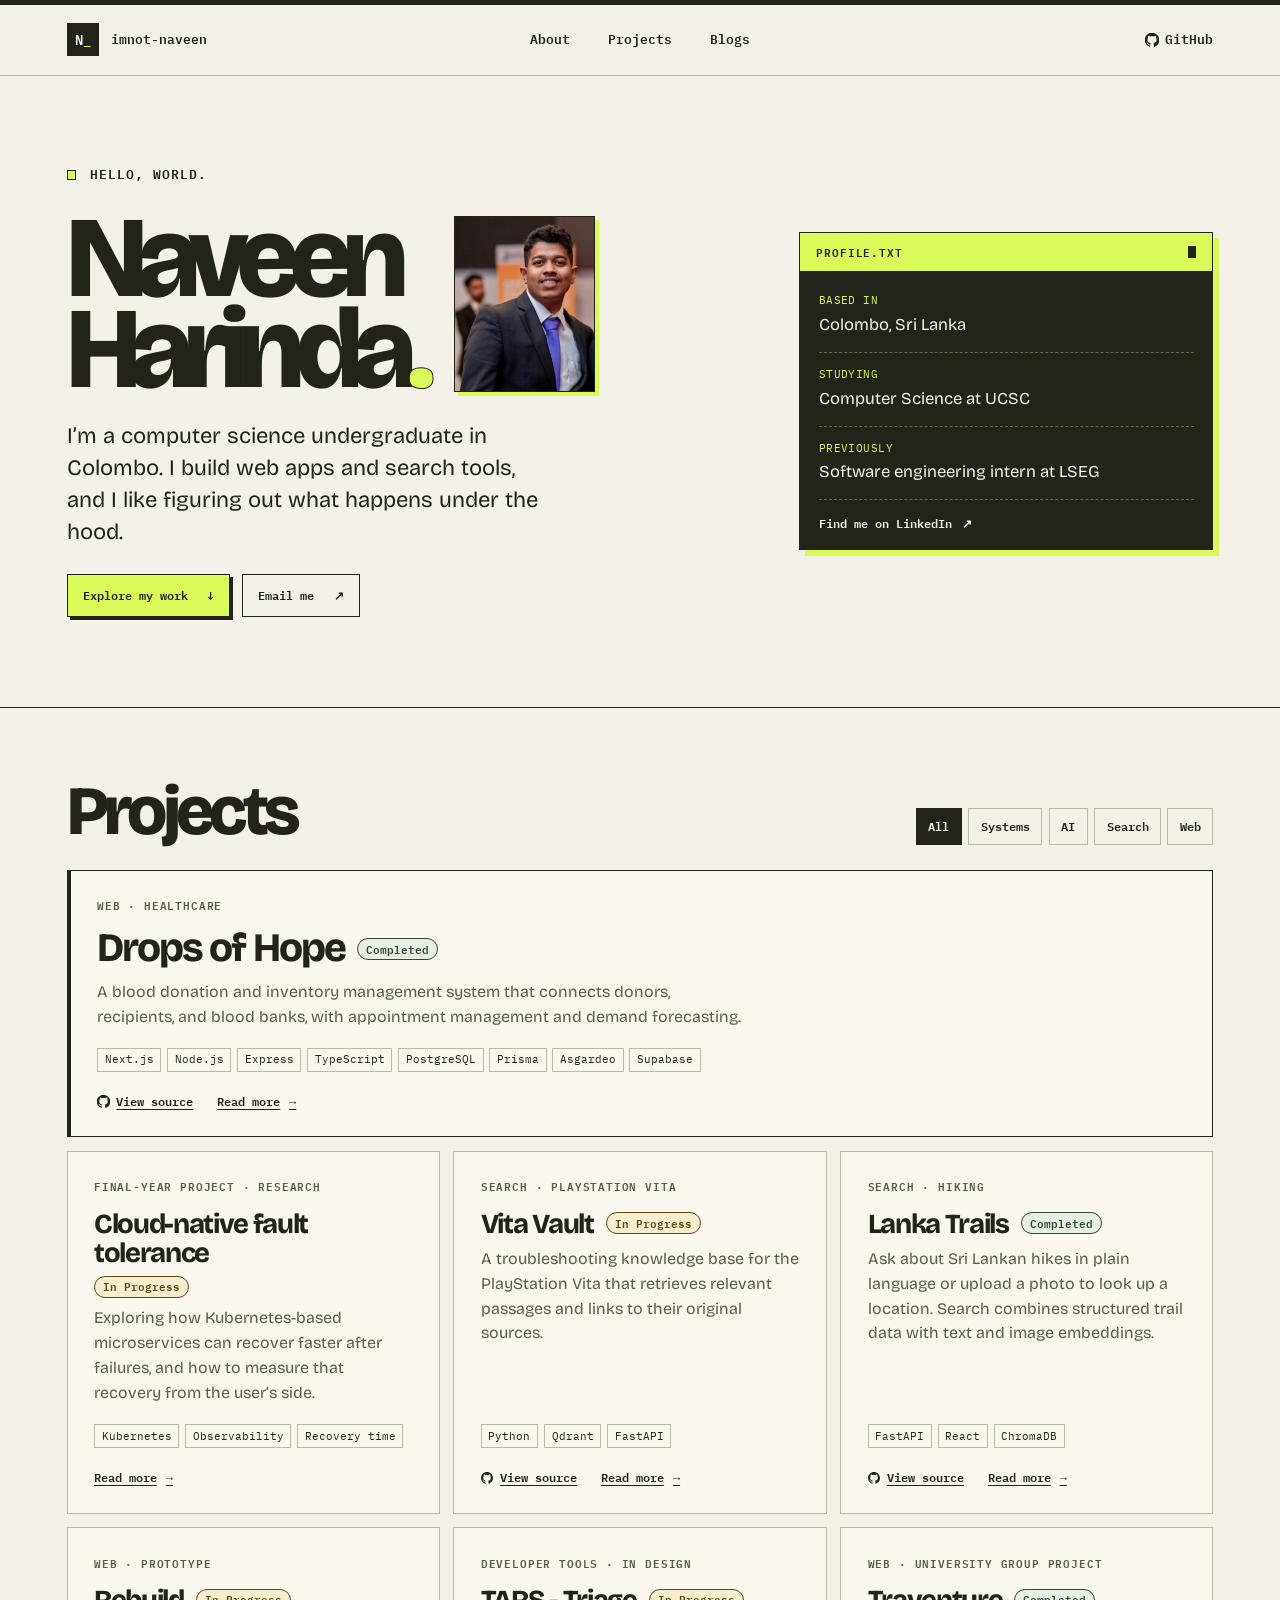
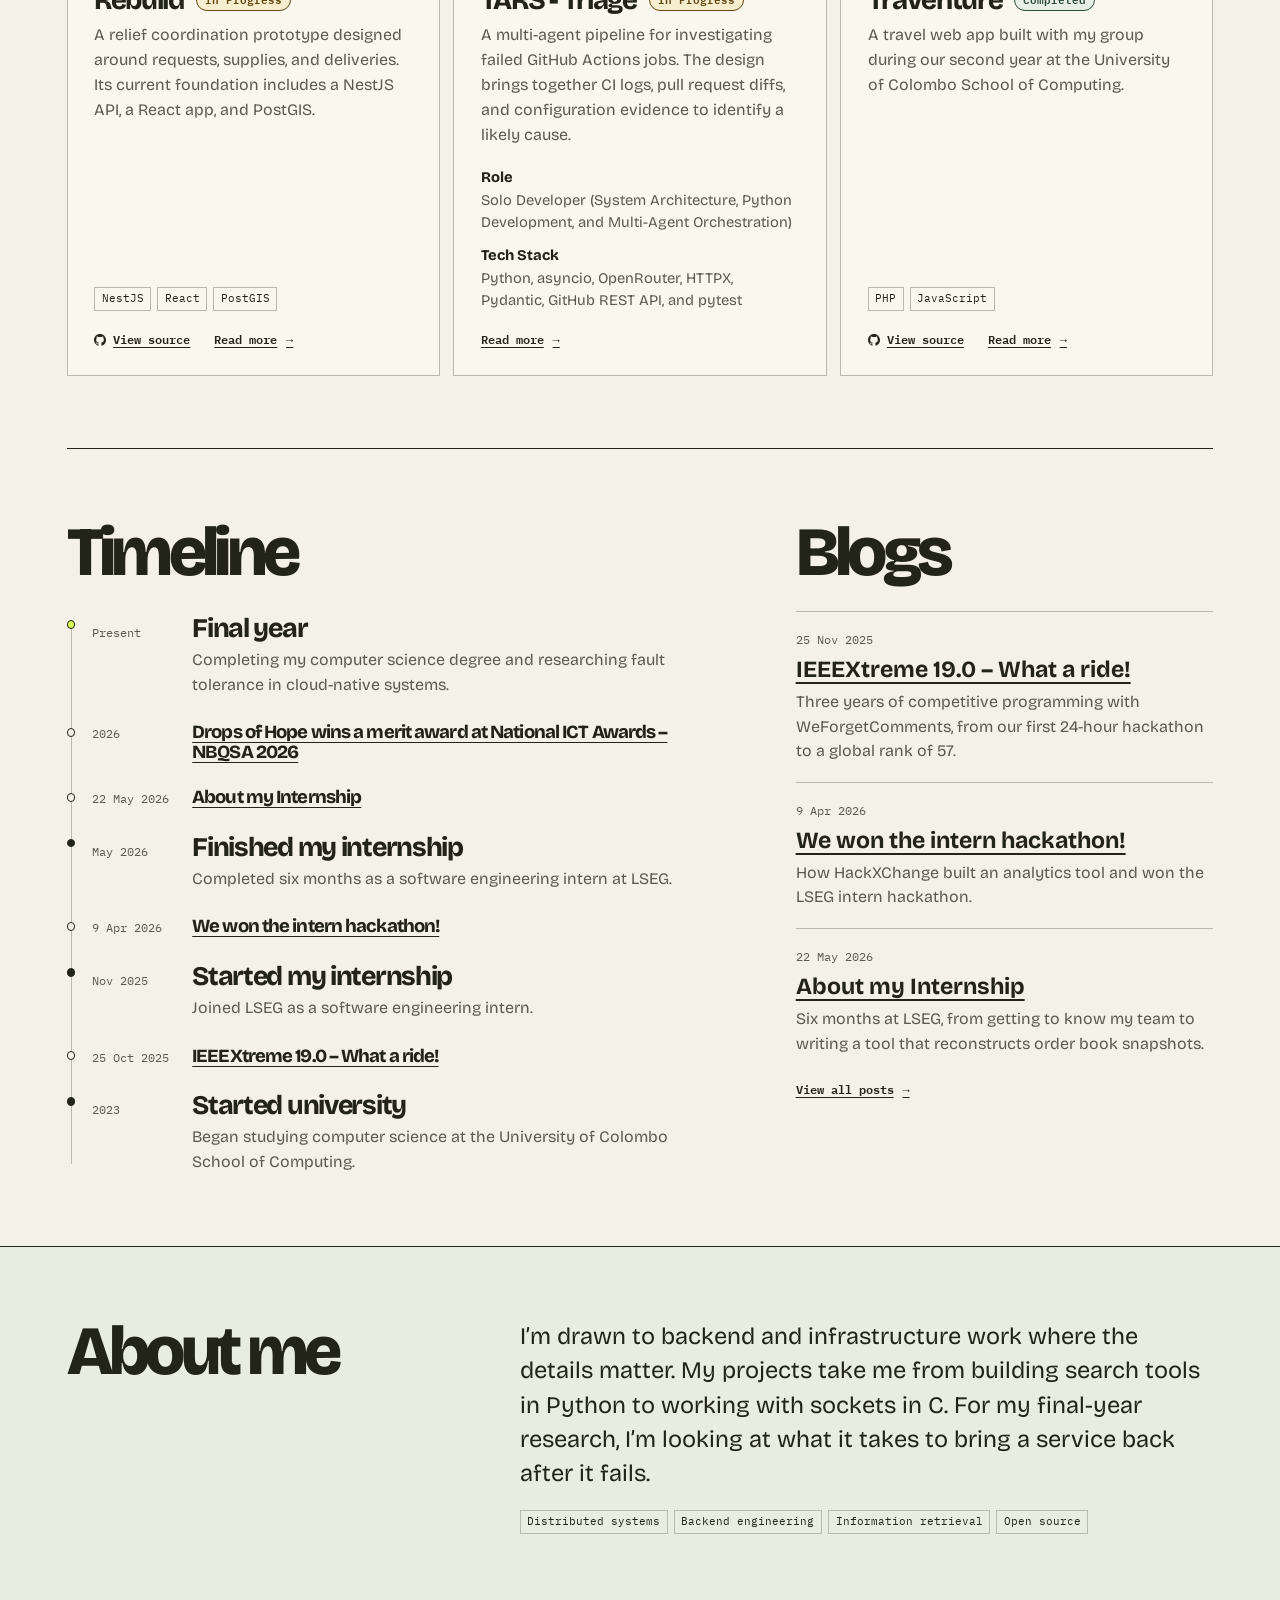
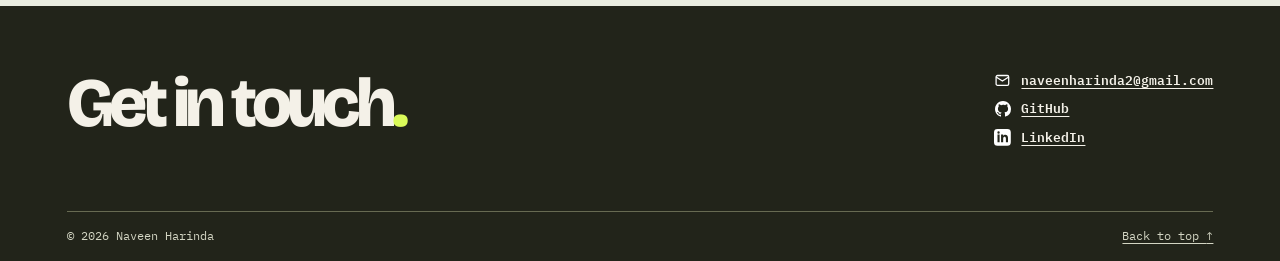
<file: index.html>
<!doctype html>
<html lang="en">
<head>
  <meta charset="utf-8">
  <meta name="viewport" content="width=device-width, initial-scale=1">
  <meta name="description" content="Naveen Harinda's portfolio of software projects, systems research, and writing.">
  <meta name="theme-color" content="#f4f1e8">
  <title>Naveen Harinda — Portfolio</title>
  <link rel="stylesheet" href="assets/site.css">
  <script src="assets/project-filter.js" defer></script>
</head>
<body id="top">
  <a class="skip-link" href="#main">Skip to content</a>
  <header class="site-header">
    <div class="shell site-bar">
      <a class="wordmark" href="#top">
        <span class="monogram" aria-hidden="true">N<span>_</span></span>
        <span>imnot-naveen</span>
      </a>
      <nav class="site-nav" aria-label="Main navigation">
        <a href="#about">About</a>
        <a href="#projects">Projects</a>
        <a href="blogs/">Blogs</a>
      </nav>
      <a class="header-link github-link" href="https://github.com/imnot-naveen"><span class="github-icon" aria-hidden="true"></span> GitHub</a>
    </div>
  </header>

  <main id="main">
    <section class="hero" aria-labelledby="intro-heading">
      <div class="shell hero-layout">
        <div class="hero-copy">
          <p class="eyebrow hero-intro"><span aria-hidden="true"></span>Hello, world.</p>
          <div class="hero-identity">
            <h1 id="intro-heading">Naveen<br>Harinda<span class="title-period">.</span></h1>
            <img class="hero-portrait" src="assets/naveen-harinda.jpg" width="505" height="793" alt="Portrait of Naveen Harinda">
          </div>
          <p class="lede">I’m a computer science undergraduate in Colombo. I build web apps and search tools, and I like figuring out what happens under the hood.</p>
          <div class="hero-actions">
            <a class="button button-primary" href="#projects">Explore my work <span aria-hidden="true">↓</span></a>
            <a class="button" href="mailto:naveenharinda2@gmail.com">Email me <span aria-hidden="true">↗</span></a>
          </div>
        </div>

        <aside class="profile" aria-label="At a glance">
          <div class="profile-bar">
            <span>PROFILE.TXT</span>
            <span class="profile-cursor" aria-hidden="true"></span>
          </div>
          <dl>
            <div>
              <dt>Based in</dt>
              <dd>Colombo, Sri Lanka</dd>
            </div>
            <div>
              <dt>Studying</dt>
              <dd>Computer Science at UCSC</dd>
            </div>
            <div>
              <dt>Previously</dt>
              <dd>Software engineering intern at LSEG</dd>
            </div>
          </dl>
          <a href="https://www.linkedin.com/in/naveenharinda/">Find me on LinkedIn <span aria-hidden="true">↗</span></a>
        </aside>
      </div>
    </section>

    <section class="work shell" id="projects" aria-labelledby="work-heading">
      <div class="section-heading work-heading" id="work">
        <h2 id="work-heading">Projects</h2>
        <div class="filters" role="group" aria-label="Filter projects" data-project-filters hidden>
          <button type="button" data-filter="all" aria-pressed="true">All</button>
          <button type="button" data-filter="systems" aria-pressed="false">Systems</button>
          <button type="button" data-filter="ai" aria-pressed="false">AI</button>
          <button type="button" data-filter="search" aria-pressed="false">Search</button>
          <button type="button" data-filter="web" aria-pressed="false">Web</button>
        </div>
        <p class="sr-only" role="status" data-filter-status></p>
      </div>

      <div class="project-grid">
        <article class="project project-lead" data-category="web">
          <p class="eyebrow card-label">Web · Healthcare</p>
          <div class="project-title">
            <h3>Drops of Hope</h3>
            <span class="project-status status-completed">Completed</span>
          </div>
          <p>A blood donation and inventory management system that connects donors, recipients, and blood banks, with appointment management and demand forecasting.</p>
          <ul class="tags" aria-label="Technologies"><li>Next.js</li><li>Node.js</li><li>Express</li><li>TypeScript</li><li>PostgreSQL</li><li>Prisma</li><li>Asgardeo</li><li>Supabase</li></ul>
          <div class="project-links">
            <a class="project-link github-link" href="https://github.com/Drops-of-Hope" aria-label="Drops of Hope on GitHub"><span class="github-icon" aria-hidden="true"></span> View source</a>
            <a class="project-link" href="projects/blood-donation.html">Read more <span aria-hidden="true">→</span></a>
          </div>
        </article>

        <article class="project" data-category="systems">
          <p class="eyebrow card-label">Final-year project · Research</p>
          <div class="project-title">
            <h3>Cloud-native fault tolerance</h3>
            <span class="project-status status-progress">In Progress</span>
          </div>
          <p>Exploring how Kubernetes-based microservices can recover faster after failures, and how to measure that recovery from the user’s side.</p>
          <ul class="tags" aria-label="Technologies and topics"><li>Kubernetes</li><li>Observability</li><li>Recovery time</li></ul>
          <a class="project-link" href="projects/cloud-native-fault-tolerance.html">Read more <span aria-hidden="true">→</span></a>
        </article>

        <article class="project" data-category="search">
          <p class="eyebrow card-label">Search · PlayStation Vita</p>
          <div class="project-title">
            <h3>Vita Vault</h3>
            <span class="project-status status-progress">In Progress</span>
          </div>
          <p>A troubleshooting knowledge base for the PlayStation Vita that retrieves relevant passages and links to their original sources.</p>
          <ul class="tags" aria-label="Technologies"><li>Python</li><li>Qdrant</li><li>FastAPI</li></ul>
          <div class="project-links">
            <a class="project-link github-link" href="https://github.com/imnot-naveen/vita-vault" aria-label="Vita Vault on GitHub"><span class="github-icon" aria-hidden="true"></span> View source</a>
            <a class="project-link" href="projects/vita-vault.html">Read more <span aria-hidden="true">→</span></a>
          </div>
        </article>

        <article class="project" data-category="search web">
          <p class="eyebrow card-label">Search · Hiking</p>
          <div class="project-title">
            <h3>Lanka Trails</h3>
            <span class="project-status status-completed">Completed</span>
          </div>
          <p>Ask about Sri Lankan hikes in plain language or upload a photo to look up a location. Search combines structured trail data with text and image embeddings.</p>
          <ul class="tags" aria-label="Technologies"><li>FastAPI</li><li>React</li><li>ChromaDB</li></ul>
          <div class="project-links">
            <a class="project-link github-link" href="https://github.com/imnot-naveen/Lanka-Trail" aria-label="Lanka Trails on GitHub"><span class="github-icon" aria-hidden="true"></span> View source</a>
            <a class="project-link" href="projects/lanka-trails.html">Read more <span aria-hidden="true">→</span></a>
          </div>
        </article>

        <article class="project" data-category="web">
          <p class="eyebrow card-label">Web · Prototype</p>
          <div class="project-title">
            <h3>Rebuild</h3>
            <span class="project-status status-progress">In Progress</span>
          </div>
          <p>A relief coordination prototype designed around requests, supplies, and deliveries. Its current foundation includes a NestJS API, a React app, and PostGIS.</p>
          <ul class="tags" aria-label="Technologies"><li>NestJS</li><li>React</li><li>PostGIS</li></ul>
          <div class="project-links">
            <a class="project-link github-link" href="https://github.com/imnot-naveen/rebuild" aria-label="Rebuild on GitHub"><span class="github-icon" aria-hidden="true"></span> View source</a>
            <a class="project-link" href="projects/rebuild.html">Read more <span aria-hidden="true">→</span></a>
          </div>
        </article>

        <article class="project" data-category="ai systems">
          <p class="eyebrow card-label">Developer tools · In design</p>
          <div class="project-title">
            <h3>TARS - Triage</h3>
            <span class="project-status status-progress">In Progress</span>
          </div>
          <p>A multi-agent pipeline for investigating failed GitHub Actions jobs. The design brings together CI logs, pull request diffs, and configuration evidence to identify a likely cause.</p>
          <dl class="project-details">
            <div><dt>Role</dt><dd>Solo Developer (System Architecture, Python Development, and Multi-Agent Orchestration)</dd></div>
            <div><dt>Tech Stack</dt><dd>Python, asyncio, OpenRouter, HTTPX, Pydantic, GitHub REST API, and pytest</dd></div>
          </dl>
          <a class="project-link" href="projects/tars-triage.html">Read more <span aria-hidden="true">→</span></a>
        </article>

        <article class="project" data-category="web">
          <p class="eyebrow card-label">Web · University group project</p>
          <div class="project-title">
            <h3>Traventure</h3>
            <span class="project-status status-completed">Completed</span>
          </div>
          <p>A travel web app built with my group during our second year at the University of Colombo School of Computing.</p>
          <ul class="tags" aria-label="Technologies"><li>PHP</li><li>JavaScript</li></ul>
          <div class="project-links">
            <a class="project-link github-link" href="https://github.com/imnot-naveen/Traventure" aria-label="Traventure on GitHub"><span class="github-icon" aria-hidden="true"></span> View source</a>
            <a class="project-link" href="projects/traventure.html">Read more <span aria-hidden="true">→</span></a>
          </div>
        </article>
      </div>
    </section>

    <div class="journal shell">
      <section id="timeline" aria-labelledby="timeline-heading">
        <div class="section-heading"><h2 id="timeline-heading">Timeline</h2></div>
        <ol class="timeline">
          <li class="timeline-entry timeline-milestone timeline-current">
            <span class="timeline-date">Present</span>
            <div class="timeline-content">
              <h3>Final year</h3>
              <p>Completing my computer science degree and researching fault tolerance in cloud-native systems.</p>
            </div>
          </li>
          <li class="timeline-entry">
            <time class="timeline-date" datetime="2026">2026</time>
            <div class="timeline-content"><h3><a href="blogs/drops-of-hope-nbqsa-2026/">Drops of Hope wins a merit award at National ICT Awards – NBQSA 2026</a></h3></div>
          </li>
          <li class="timeline-entry">
            <time class="timeline-date" datetime="2026-05-22">22 May 2026</time>
            <div class="timeline-content"><h3><a href="blogs/about-my-internship/">About my Internship</a></h3></div>
          </li>
          <li class="timeline-entry timeline-milestone">
            <time class="timeline-date" datetime="2026-05">May 2026</time>
            <div class="timeline-content">
              <h3>Finished my internship</h3>
              <p>Completed six months as a software engineering intern at LSEG.</p>
            </div>
          </li>
          <li class="timeline-entry">
            <time class="timeline-date" datetime="2026-04-09">9 Apr 2026</time>
            <div class="timeline-content"><h3><a href="blogs/intern-hackathon/">We won the intern hackathon!</a></h3></div>
          </li>
          <li class="timeline-entry timeline-milestone">
            <time class="timeline-date" datetime="2025-11">Nov 2025</time>
            <div class="timeline-content">
              <h3>Started my internship</h3>
              <p>Joined LSEG as a software engineering intern.</p>
            </div>
          </li>
          <li class="timeline-entry">
            <time class="timeline-date" datetime="2025-10-25">25 Oct 2025</time>
            <div class="timeline-content"><h3><a href="blogs/ieeextreme-19/">IEEEXtreme 19.0 – What a ride!</a></h3></div>
          </li>
          <li class="timeline-entry timeline-milestone">
            <time class="timeline-date" datetime="2023">2023</time>
            <div class="timeline-content">
              <h3>Started university</h3>
              <p>Began studying computer science at the University of Colombo School of Computing.</p>
            </div>
          </li>
        </ol>
      </section>
      <section class="blogs" id="blogs" aria-labelledby="blogs-heading">
        <div class="section-heading"><h2 id="blogs-heading">Blogs</h2></div>
        <div class="post-list">
          <article class="post-preview">
            <time class="post-date" datetime="2025-11-25">25 Nov 2025</time>
            <h3><a href="blogs/ieeextreme-19/">IEEEXtreme 19.0 – What a ride!</a></h3>
            <p>Three years of competitive programming with WeForgetComments, from our first 24-hour hackathon to a global rank of 57.</p>
          </article>
          <article class="post-preview">
            <time class="post-date" datetime="2026-04-09">9 Apr 2026</time>
            <h3><a href="blogs/intern-hackathon/">We won the intern hackathon!</a></h3>
            <p>How HackXChange built an analytics tool and won the LSEG intern hackathon.</p>
          </article>
          <article class="post-preview">
            <time class="post-date" datetime="2026-05-22">22 May 2026</time>
            <h3><a href="blogs/about-my-internship/">About my Internship</a></h3>
            <p>Six months at LSEG, from getting to know my team to writing a tool that reconstructs order book snapshots.</p>
          </article>
        </div>
        <a class="project-link" href="blogs/">View all posts <span aria-hidden="true">→</span></a>
      </section>
    </div>

    <section class="about" id="about" aria-labelledby="about-heading">
      <div class="shell about-layout">
        <h2 id="about-heading">About me</h2>
        <div>
          <p>I’m drawn to backend and infrastructure work where the details matter. My projects take me from building search tools in Python to working with sockets in C. For my final-year research, I’m looking at what it takes to bring a service back after it fails.</p>
          <ul class="tags about-tags" aria-label="Interests">
            <li>Distributed systems</li><li>Backend engineering</li><li>Information retrieval</li><li>Open source</li>
          </ul>
        </div>
      </div>
    </section>
  </main>

  <footer class="site-footer">
    <div class="shell">
      <div class="footer-main">
        <h2>Get in touch<span class="title-period">.</span></h2>
        <div class="footer-links">
          <a href="mailto:naveenharinda2@gmail.com">
            <svg class="footer-icon" viewBox="0 0 24 24" fill="none" stroke="currentColor" stroke-width="1.8" stroke-linejoin="round" aria-hidden="true">
              <rect x="3" y="5" width="18" height="14" rx="2"/>
              <path d="m3 7 9 6 9-6"/>
            </svg>
            <span>naveenharinda2@gmail.com</span>
          </a>
          <a href="https://github.com/imnot-naveen">
            <span class="github-icon footer-icon" aria-hidden="true"></span>
            <span>GitHub</span>
          </a>
          <a href="https://www.linkedin.com/in/naveenharinda/">
            <svg class="footer-icon" viewBox="0 0 24 24" fill="currentColor" aria-hidden="true">
              <path d="M19 0H5a5 5 0 0 0-5 5v14a5 5 0 0 0 5 5h14a5 5 0 0 0 5-5V5a5 5 0 0 0-5-5ZM8 19H5V8h3v11ZM6.5 6.7a1.7 1.7 0 1 1 0-3.4 1.7 1.7 0 0 1 0 3.4ZM20 19h-3v-5.6c0-3.1-3.9-2.9-3.9 0V19h-3V8h3v1.8C14.5 7.3 20 7.1 20 12.4V19Z"/>
            </svg>
            <span>LinkedIn</span>
          </a>
        </div>
      </div>
      <div class="footer-bar">
        <span>© 2026 Naveen Harinda</span>
        <a href="#top">Back to top <span aria-hidden="true">↑</span></a>
      </div>
    </div>
  </footer>
</body>
</html>
</file>
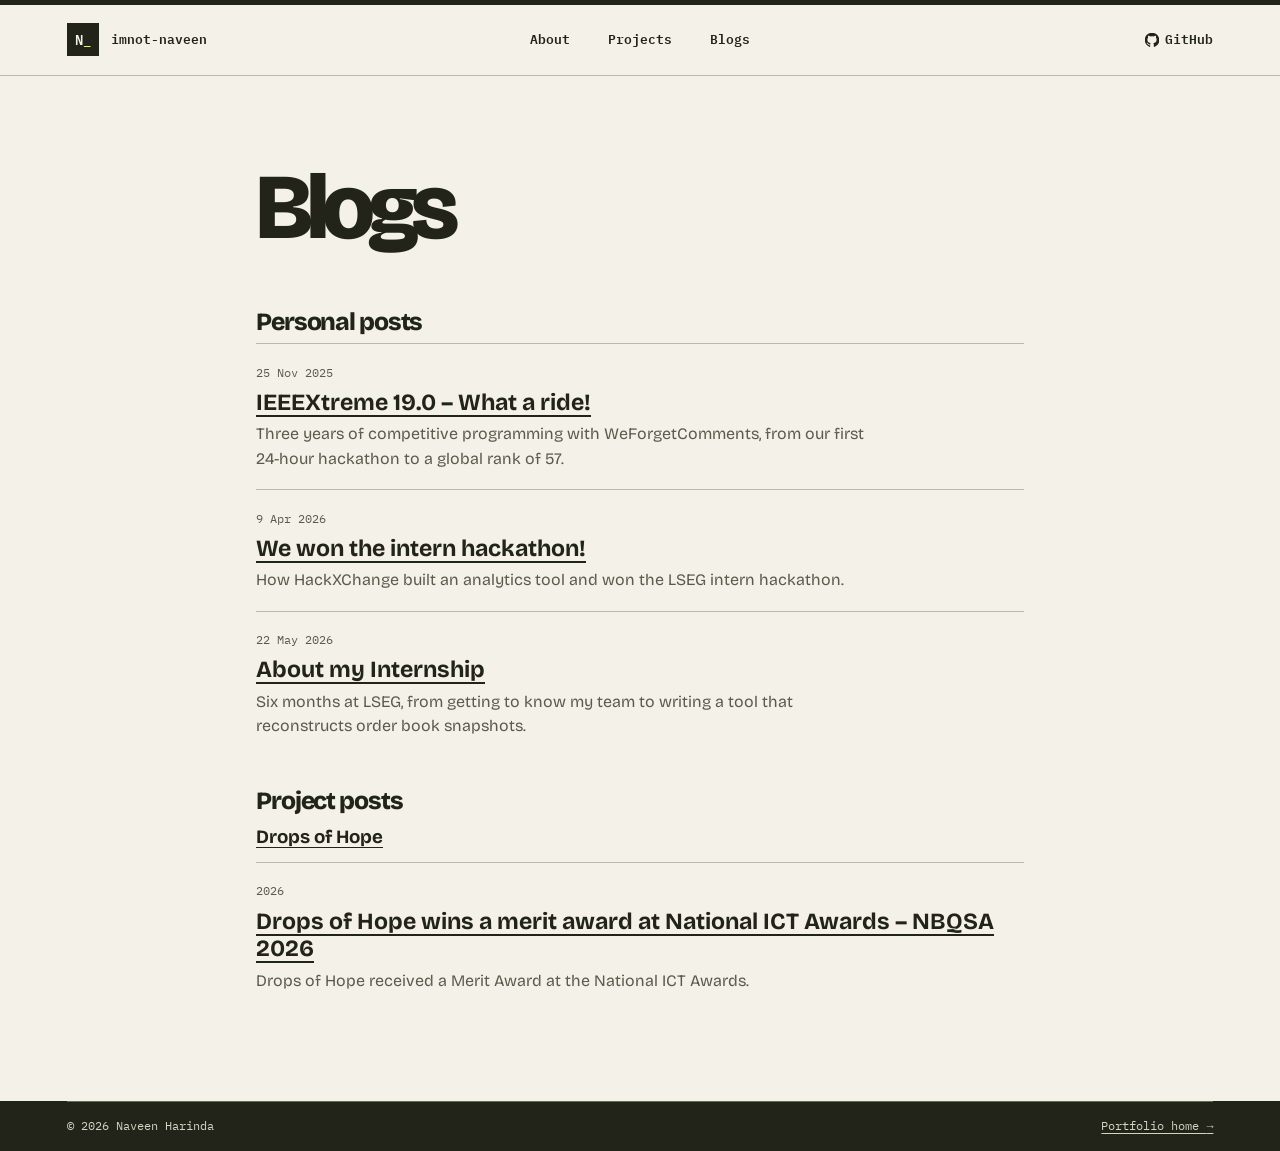
<file: blogs/index.html>
<!doctype html>
<html lang="en">
<head>
  <meta charset="utf-8">
  <meta name="viewport" content="width=device-width, initial-scale=1">
  <meta name="description" content="Personal writing and project updates by Naveen Harinda.">
  <meta name="theme-color" content="#f4f1e8">
  <title>Blogs — Naveen Harinda</title>
  <link rel="stylesheet" href="../assets/site.css">
</head>
<body>
  <a class="skip-link" href="#main">Skip to content</a>
  <header class="site-header">
    <div class="shell site-bar">
      <a class="wordmark" href="../index.html">
        <span class="monogram" aria-hidden="true">N<span>_</span></span>
        <span>imnot-naveen</span>
      </a>
      <nav class="site-nav" aria-label="Main navigation">
        <a href="../index.html#about">About</a>
        <a href="../index.html#projects">Projects</a>
        <a href="../blogs/">Blogs</a>
      </nav>
      <a class="header-link github-link" href="https://github.com/imnot-naveen"><span class="github-icon" aria-hidden="true"></span> GitHub</a>
    </div>
  </header>
  <main class="shell note blog-index" id="main">
    <h1>Blogs</h1>
    <section aria-labelledby="personal-posts">
      <h2 id="personal-posts">Personal posts</h2>
      <div class="post-list">
          <article class="post-preview">
            <time class="post-date" datetime="2025-11-25">25 Nov 2025</time>
            <h3><a href="ieeextreme-19/">IEEEXtreme 19.0 – What a ride!</a></h3>
            <p>Three years of competitive programming with WeForgetComments, from our first 24-hour hackathon to a global rank of 57.</p>
          </article>
          <article class="post-preview">
            <time class="post-date" datetime="2026-04-09">9 Apr 2026</time>
            <h3><a href="intern-hackathon/">We won the intern hackathon!</a></h3>
            <p>How HackXChange built an analytics tool and won the LSEG intern hackathon.</p>
          </article>
          <article class="post-preview">
            <time class="post-date" datetime="2026-05-22">22 May 2026</time>
            <h3><a href="about-my-internship/">About my Internship</a></h3>
            <p>Six months at LSEG, from getting to know my team to writing a tool that reconstructs order book snapshots.</p>
          </article>
      </div>
    </section>
    <section aria-labelledby="project-posts">
      <h2 id="project-posts">Project posts</h2>
      <div class="post-list">
        <div class="project-posts">
          <h3><a href="../projects/blood-donation.html">Drops of Hope</a></h3>
          <article class="post-preview">
            <time class="post-date" datetime="2026">2026</time>
            <h4><a href="drops-of-hope-nbqsa-2026/">Drops of Hope wins a merit award at National ICT Awards – NBQSA 2026</a></h4>
            <p>Drops of Hope received a Merit Award at the National ICT Awards.</p>
          </article>
        </div>
      </div>
    </section>
  </main>
  <footer class="site-footer">
    <div class="shell footer-bar">
      <span>© 2026 Naveen Harinda</span>
      <a href="../index.html">Portfolio home <span aria-hidden="true">→</span></a>
    </div>
  </footer>
</body>
</html>
</file>
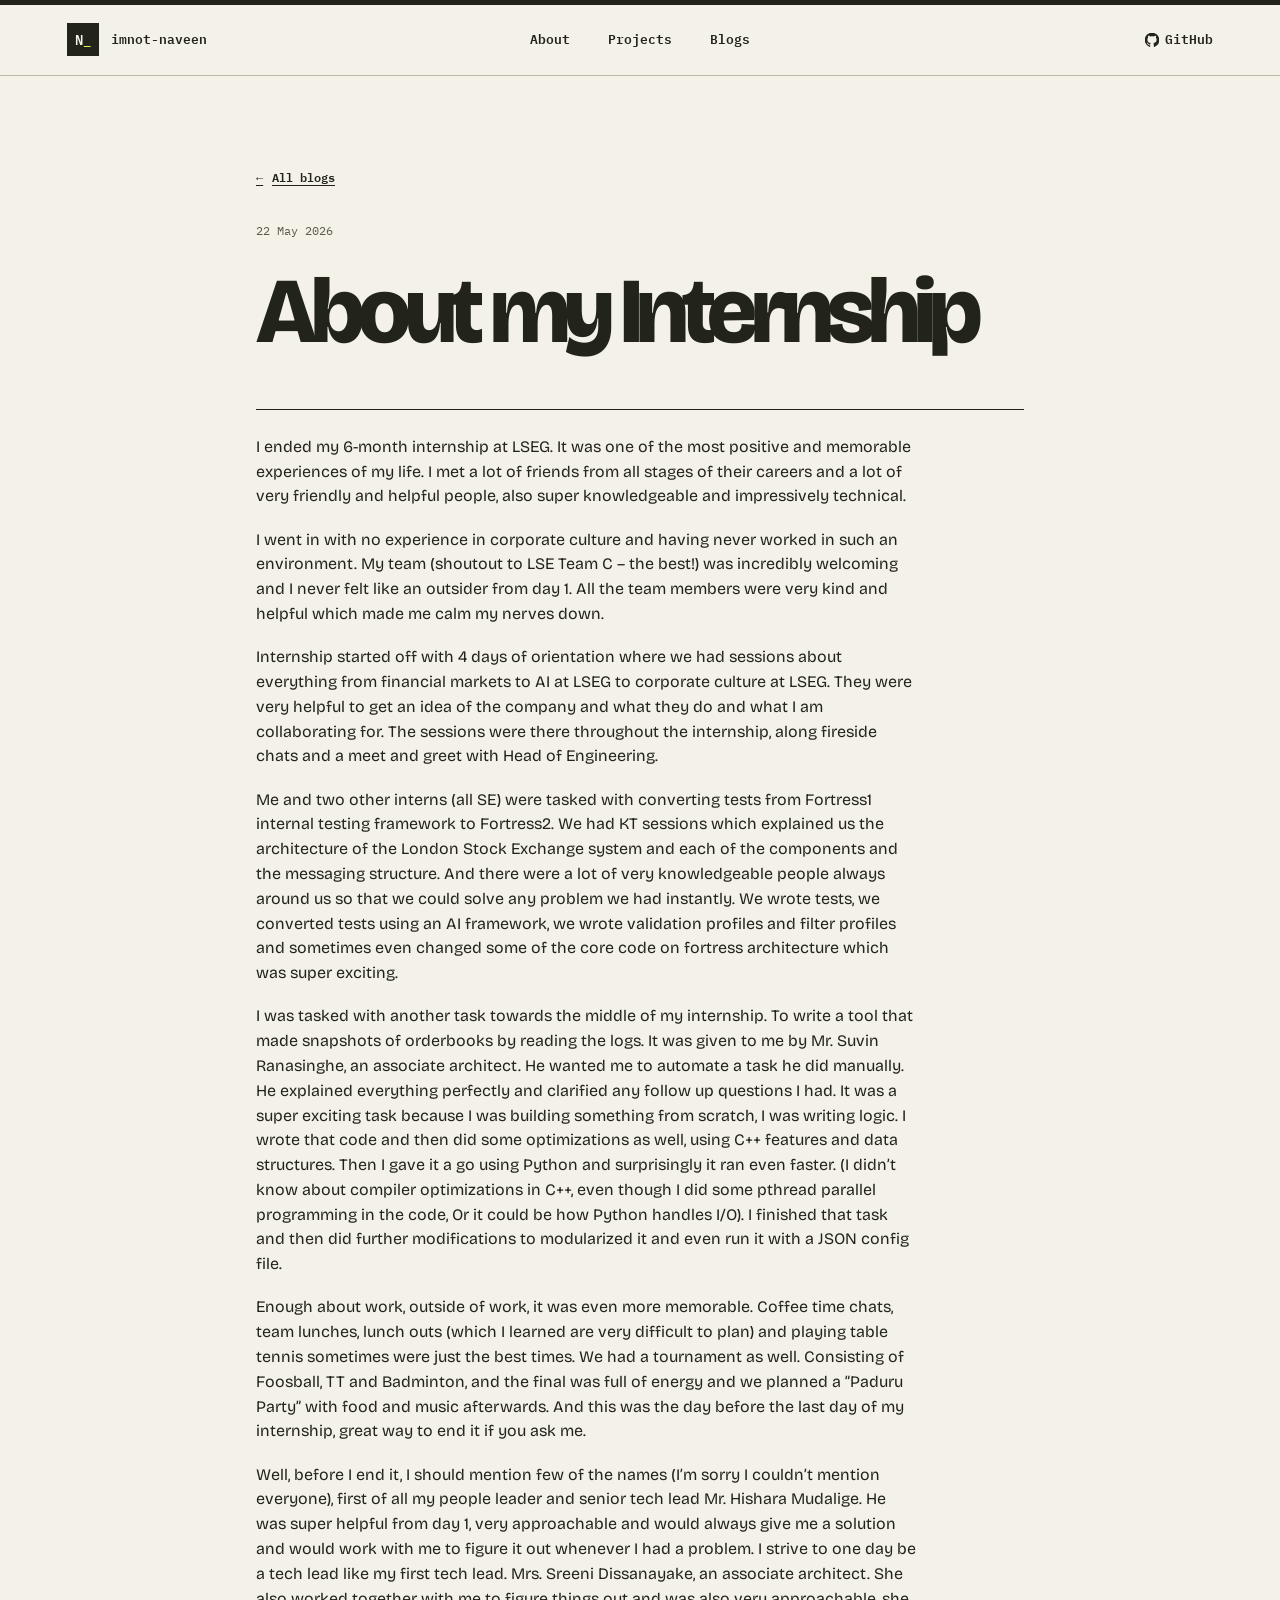
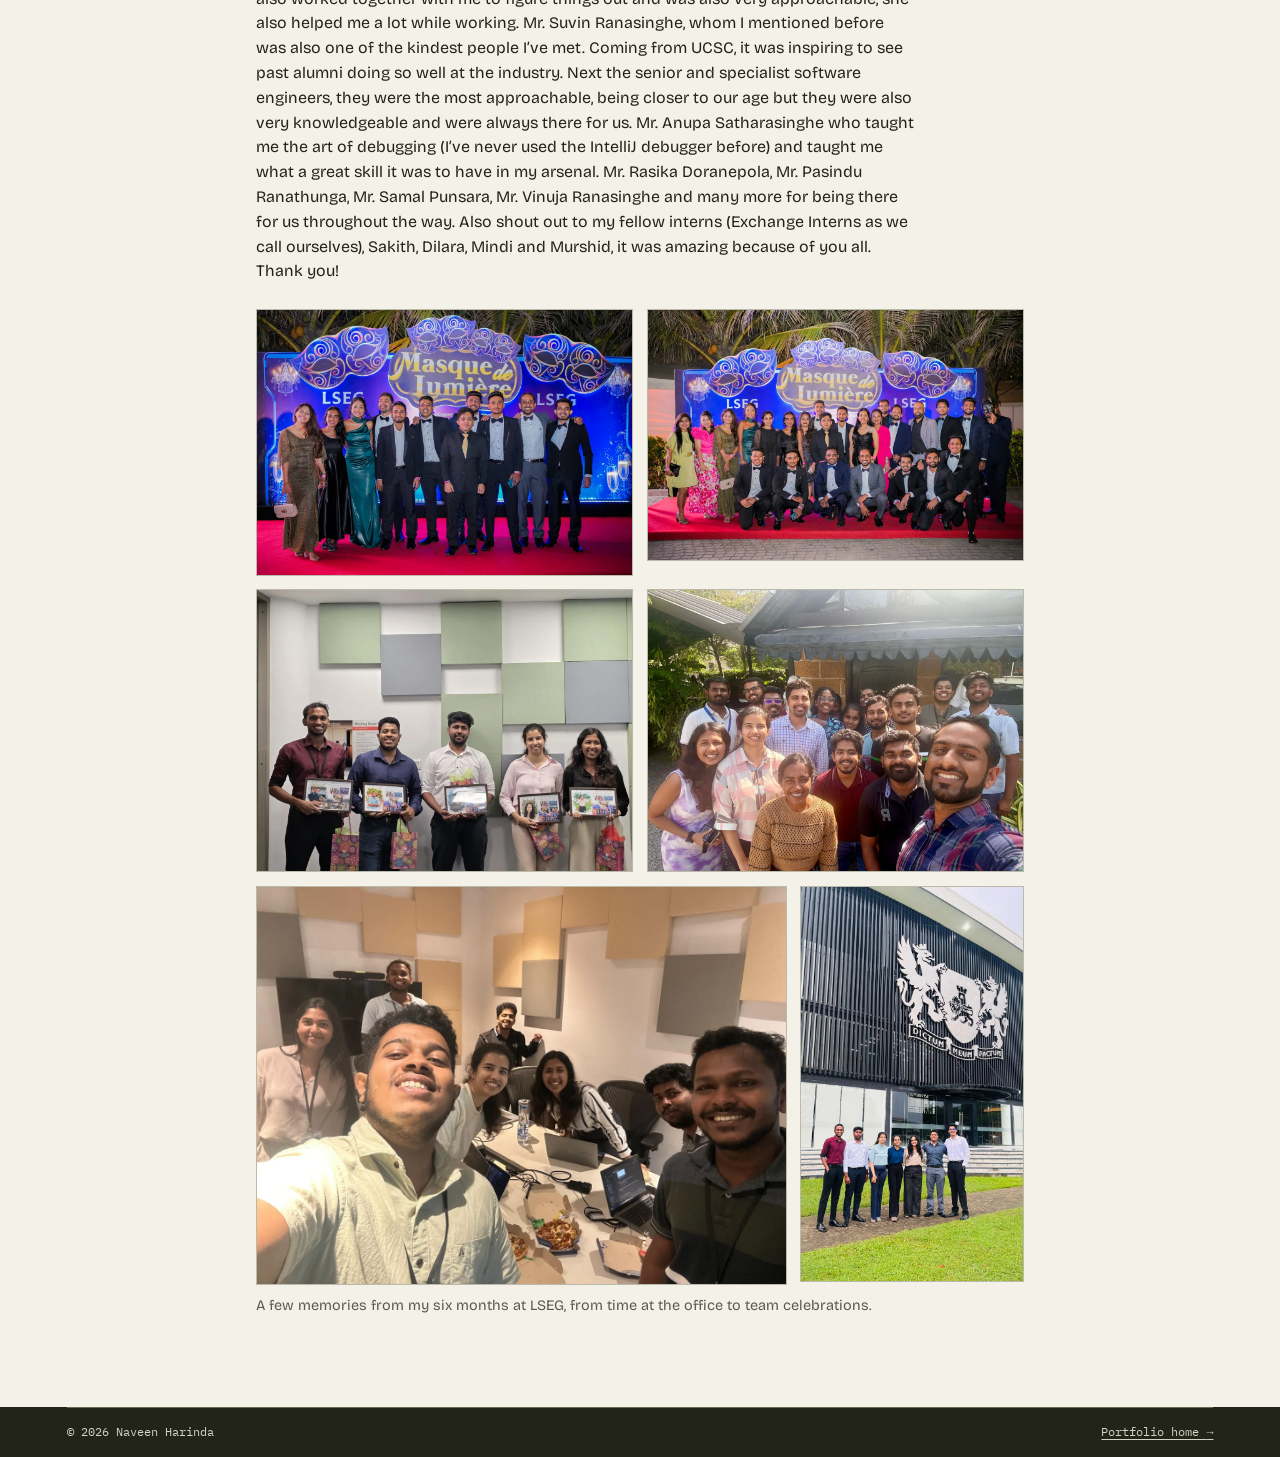
<file: blogs/about-my-internship/index.html>
<!doctype html>
<html lang="en">
<head>
  <meta charset="utf-8">
  <meta name="viewport" content="width=device-width, initial-scale=1">
  <meta name="description" content="Six months at LSEG, from getting to know my team to writing a tool that reconstructs order book snapshots.">
  <meta name="theme-color" content="#f4f1e8">
  <title>About my Internship — Naveen Harinda</title>
  <link rel="stylesheet" href="../../assets/site.css">
</head>
<body>
  <a class="skip-link" href="#main">Skip to content</a>
  <header class="site-header">
    <div class="shell site-bar">
      <a class="wordmark" href="../../index.html">
        <span class="monogram" aria-hidden="true">N<span>_</span></span>
        <span>imnot-naveen</span>
      </a>
      <nav class="site-nav" aria-label="Main navigation">
        <a href="../../index.html#about">About</a>
        <a href="../../index.html#projects">Projects</a>
        <a href="../../blogs/">Blogs</a>
      </nav>
      <a class="header-link github-link" href="https://github.com/imnot-naveen"><span class="github-icon" aria-hidden="true"></span> GitHub</a>
    </div>
  </header>
  <main class="shell note post-note" id="main">
    <a class="project-link" href="../"><span aria-hidden="true">←</span> All blogs</a>
    <article>
      <header>
        <time class="post-date" datetime="2026-05-22">22 May 2026</time>
        <h1>About my Internship</h1>
      </header>
      <div class="post-body">
        <p>I ended my 6-month internship at LSEG. It was one of the most positive and memorable experiences of my life. I met a lot of friends from all stages of their careers and a lot of very friendly and helpful people, also super knowledgeable and impressively technical.</p>
        <p>I went in with no experience in corporate culture and having never worked in such an environment. My team (shoutout to LSE Team C – the best!) was incredibly welcoming and I never felt like an outsider from day 1. All the team members were very kind and helpful which made me calm my nerves down.</p>
        <p>Internship started off with 4 days of orientation where we had sessions about everything from financial markets to AI at LSEG to corporate culture at LSEG. They were very helpful to get an idea of the company and what they do and what I am collaborating for. The sessions were there throughout the internship, along fireside chats and a meet and greet with Head of Engineering.</p>
        <p>Me and two other interns (all SE) were tasked with converting tests from Fortress1 internal testing framework to Fortress2. We had KT sessions which explained us the architecture of the London Stock Exchange system and each of the components and the messaging structure. And there were a lot of very knowledgeable people always around us so that we could solve any problem we had instantly. We wrote tests, we converted tests using an AI framework, we wrote validation profiles and filter profiles and sometimes even changed some of the core code on fortress architecture which was super exciting.</p>
        <p>I was tasked with another task towards the middle of my internship. To write a tool that made snapshots of orderbooks by reading the logs. It was given to me by Mr. Suvin Ranasinghe, an associate architect. He wanted me to automate a task he did manually. He explained everything perfectly and clarified any follow up questions I had. It was a super exciting task because I was building something from scratch, I was writing logic. I wrote that code and then did some optimizations as well, using C++ features and data structures. Then I gave it a go using Python and surprisingly it ran even faster. (I didn’t know about compiler optimizations in C++, even though I did some pthread parallel programming in the code, Or it could be how Python handles I/O). I finished that task and then did further modifications to modularized it and even run it with a JSON config file.</p>
        <p>Enough about work, outside of work, it was even more memorable. Coffee time chats, team lunches, lunch outs (which I learned are very difficult to plan) and playing table tennis sometimes were just the best times. We had a tournament as well. Consisting of Foosball, TT and Badminton, and the final was full of energy and we planned a “Paduru Party” with food and music afterwards. And this was the day before the last day of my internship, great way to end it if you ask me.</p>
        <p>Well, before I end it, I should mention few of the names (I’m sorry I couldn’t mention everyone), first of all my people leader and senior tech lead Mr. Hishara Mudalige. He was super helpful from day 1, very approachable and would always give me a solution and would work with me to figure it out whenever I had a problem. I strive to one day be a tech lead like my first tech lead. Mrs. Sreeni Dissanayake, an associate architect. She also worked together with me to figure things out and was also very approachable, she also helped me a lot while working. Mr. Suvin Ranasinghe, whom I mentioned before was also one of the kindest people I’ve met. Coming from UCSC, it was inspiring to see past alumni doing so well at the industry. Next the senior and specialist software engineers, they were the most approachable, being closer to our age but they were also very knowledgeable and were always there for us. Mr. Anupa Satharasinghe who taught me the art of debugging (I’ve never used the IntelliJ debugger before) and taught me what a great skill it was to have in my arsenal. Mr. Rasika Doranepola, Mr. Pasindu Ranathunga, Mr. Samal Punsara, Mr. Vinuja Ranasinghe and many more for being there for us throughout the way. Also shout out to my fellow interns (Exchange Interns as we call ourselves), Sakith, Dilara, Mindi and Murshid, it was amazing because of you all. Thank you!</p>
      </div>
      <figure class="post-gallery">
        <div class="post-photos">
          <img src="lseg-party-group.webp" width="1200" height="846" loading="lazy" decoding="async"
            alt="Colleagues in formalwear in front of the LSEG Masque de Lumière backdrop">
          <img src="lseg-party-wide.webp" width="1200" height="800" loading="lazy" decoding="async"
            alt="A larger group posing on the red carpet at the LSEG celebration">
          <img src="lseg-framed-mementos.webp" width="1200" height="900" loading="lazy" decoding="async"
            alt="Five interns holding framed photo collages and gift bags">
          <img src="lseg-outdoor-selfie.webp" width="1200" height="900" loading="lazy" decoding="async"
            alt="Colleagues gathered for a group selfie outdoors">
          <div class="post-photos-mixed">
            <img src="../intern-hackathon/hackathon-group-selfie.webp" width="1200" height="900" loading="lazy" decoding="async"
              alt="Group selfie in a meeting room with laptops and pizza boxes on the table">
            <img src="lseg-office-entrance.webp" width="675" height="1200" loading="lazy" decoding="async"
              alt="A group standing outside the office beneath the London Stock Exchange crest">
          </div>
        </div>
        <figcaption>A few memories from my six months at LSEG, from time at the office to team celebrations.</figcaption>
      </figure>
    </article>
  </main>
  <footer class="site-footer">
    <div class="shell footer-bar">
      <span>© 2026 Naveen Harinda</span>
      <a href="../../index.html">Portfolio home <span aria-hidden="true">→</span></a>
    </div>
  </footer>
</body>
</html>
</file>
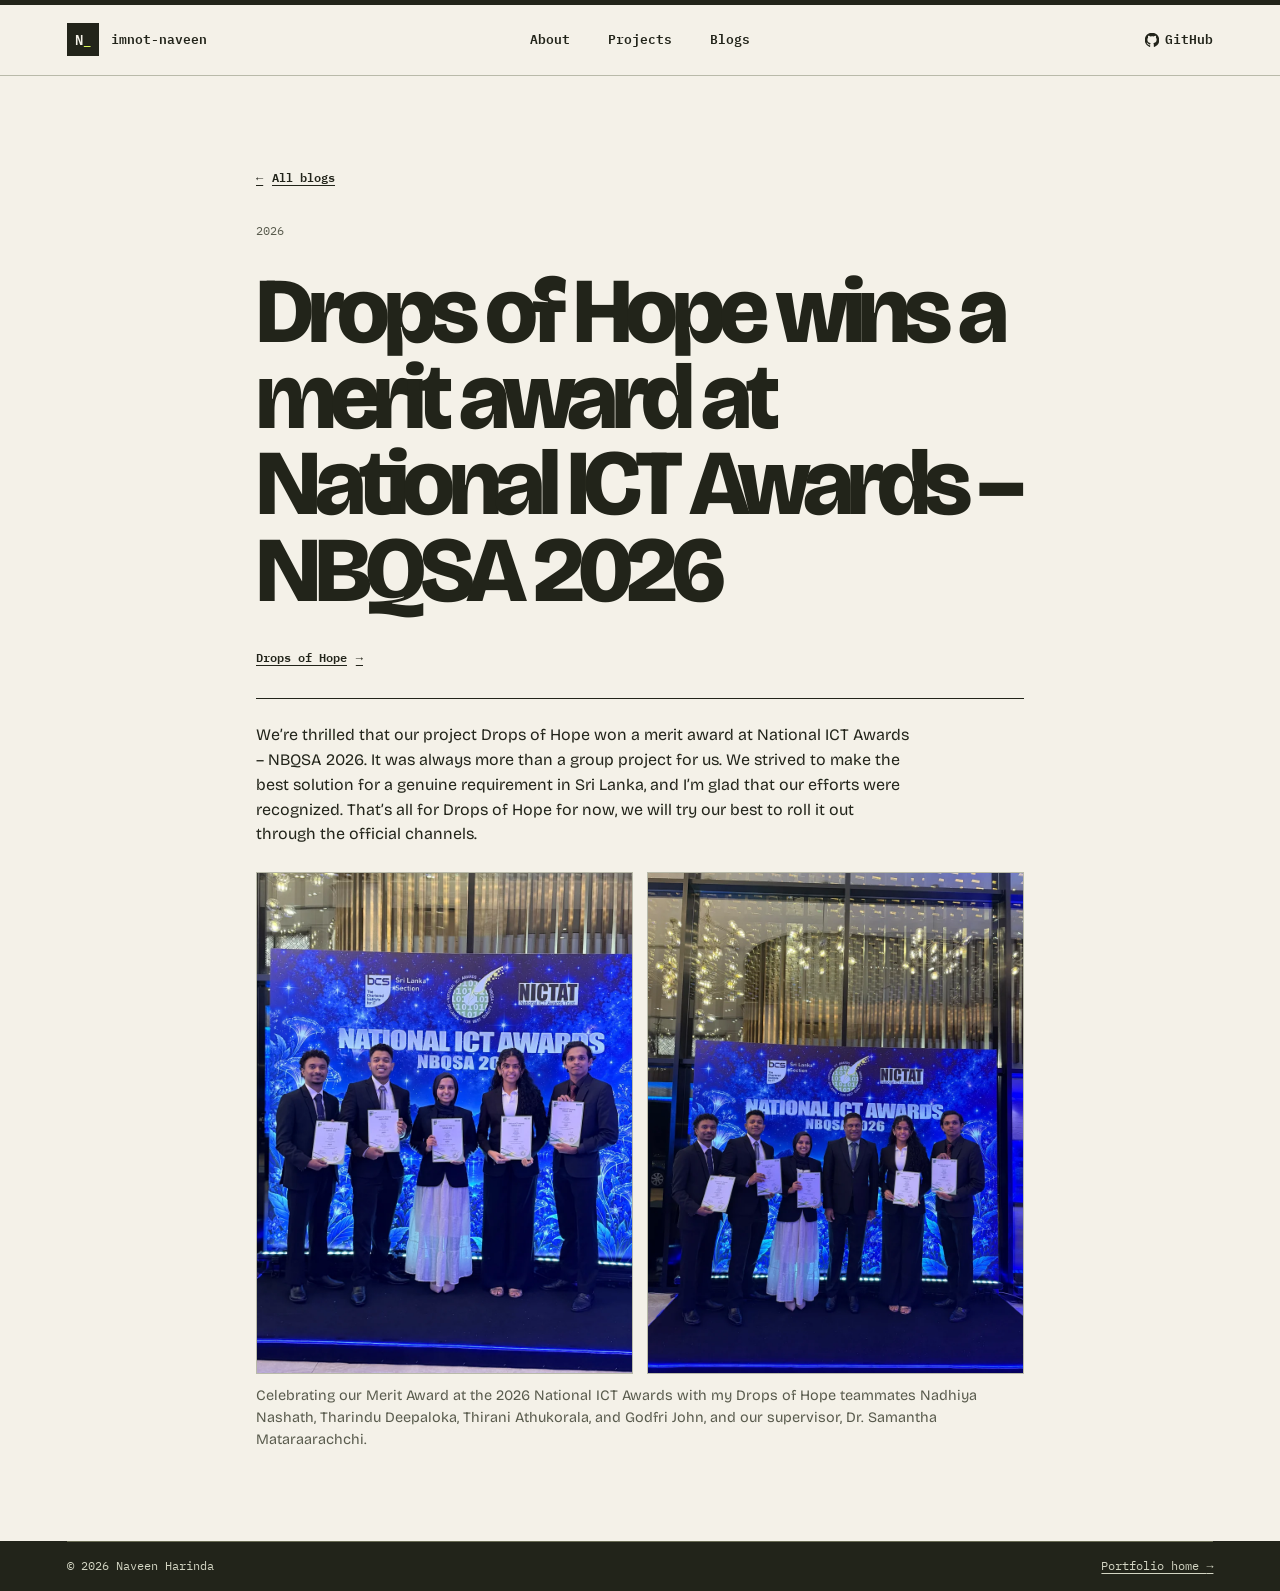
<file: blogs/drops-of-hope-nbqsa-2026/index.html>
<!doctype html>
<html lang="en">
<head>
  <meta charset="utf-8">
  <meta name="viewport" content="width=device-width, initial-scale=1">
  <meta name="description" content="Drops of Hope received a Merit Award at the National ICT Awards.">
  <meta name="theme-color" content="#f4f1e8">
  <title>Drops of Hope wins a merit award at National ICT Awards – NBQSA 2026 — Naveen Harinda</title>
  <link rel="stylesheet" href="../../assets/site.css">
</head>
<body>
  <a class="skip-link" href="#main">Skip to content</a>
  <header class="site-header">
    <div class="shell site-bar">
      <a class="wordmark" href="../../index.html">
        <span class="monogram" aria-hidden="true">N<span>_</span></span>
        <span>imnot-naveen</span>
      </a>
      <nav class="site-nav" aria-label="Main navigation">
        <a href="../../index.html#about">About</a>
        <a href="../../index.html#projects">Projects</a>
        <a href="../../blogs/">Blogs</a>
      </nav>
      <a class="header-link github-link" href="https://github.com/imnot-naveen"><span class="github-icon" aria-hidden="true"></span> GitHub</a>
    </div>
  </header>
  <main class="shell note post-note" id="main">
    <a class="project-link" href="../"><span aria-hidden="true">←</span> All blogs</a>
    <article>
      <header>
        <time class="post-date" datetime="2026">2026</time>
        <h1>Drops of Hope wins a merit award at National ICT Awards – NBQSA 2026</h1>
        <a class="project-link post-project" href="../../projects/blood-donation.html">Drops of Hope <span aria-hidden="true">→</span></a>
      </header>
      <div class="post-body">
        <p>We’re thrilled that our project Drops of Hope won a merit award at National ICT Awards – NBQSA 2026. It was always more than a group project for us. We strived to make the best solution for a genuine requirement in Sri Lanka, and I’m glad that our efforts were recognized. That’s all for Drops of Hope for now, we will try our best to roll it out through the official channels.</p>
      </div>
      <figure class="post-gallery">
        <div class="post-photos">
          <img src="nbqsa-team.webp" width="900" height="1200" loading="lazy" decoding="async"
            alt="Five Drops of Hope team members holding their Merit Award certificates">
          <img src="nbqsa-awards.webp" width="900" height="1200" loading="lazy" decoding="async"
            alt="A group portrait onstage in front of the blue NBQSA 2026 backdrop">
        </div>
        <figcaption>Celebrating our Merit Award at the 2026 National ICT Awards with my Drops of Hope teammates Nadhiya Nashath, Tharindu Deepaloka, Thirani Athukorala, and Godfri John, and our supervisor, Dr. Samantha Mataraarachchi.</figcaption>
      </figure>
    </article>
  </main>
  <footer class="site-footer">
    <div class="shell footer-bar">
      <span>© 2026 Naveen Harinda</span>
      <a href="../../index.html">Portfolio home <span aria-hidden="true">→</span></a>
    </div>
  </footer>
</body>
</html>
</file>
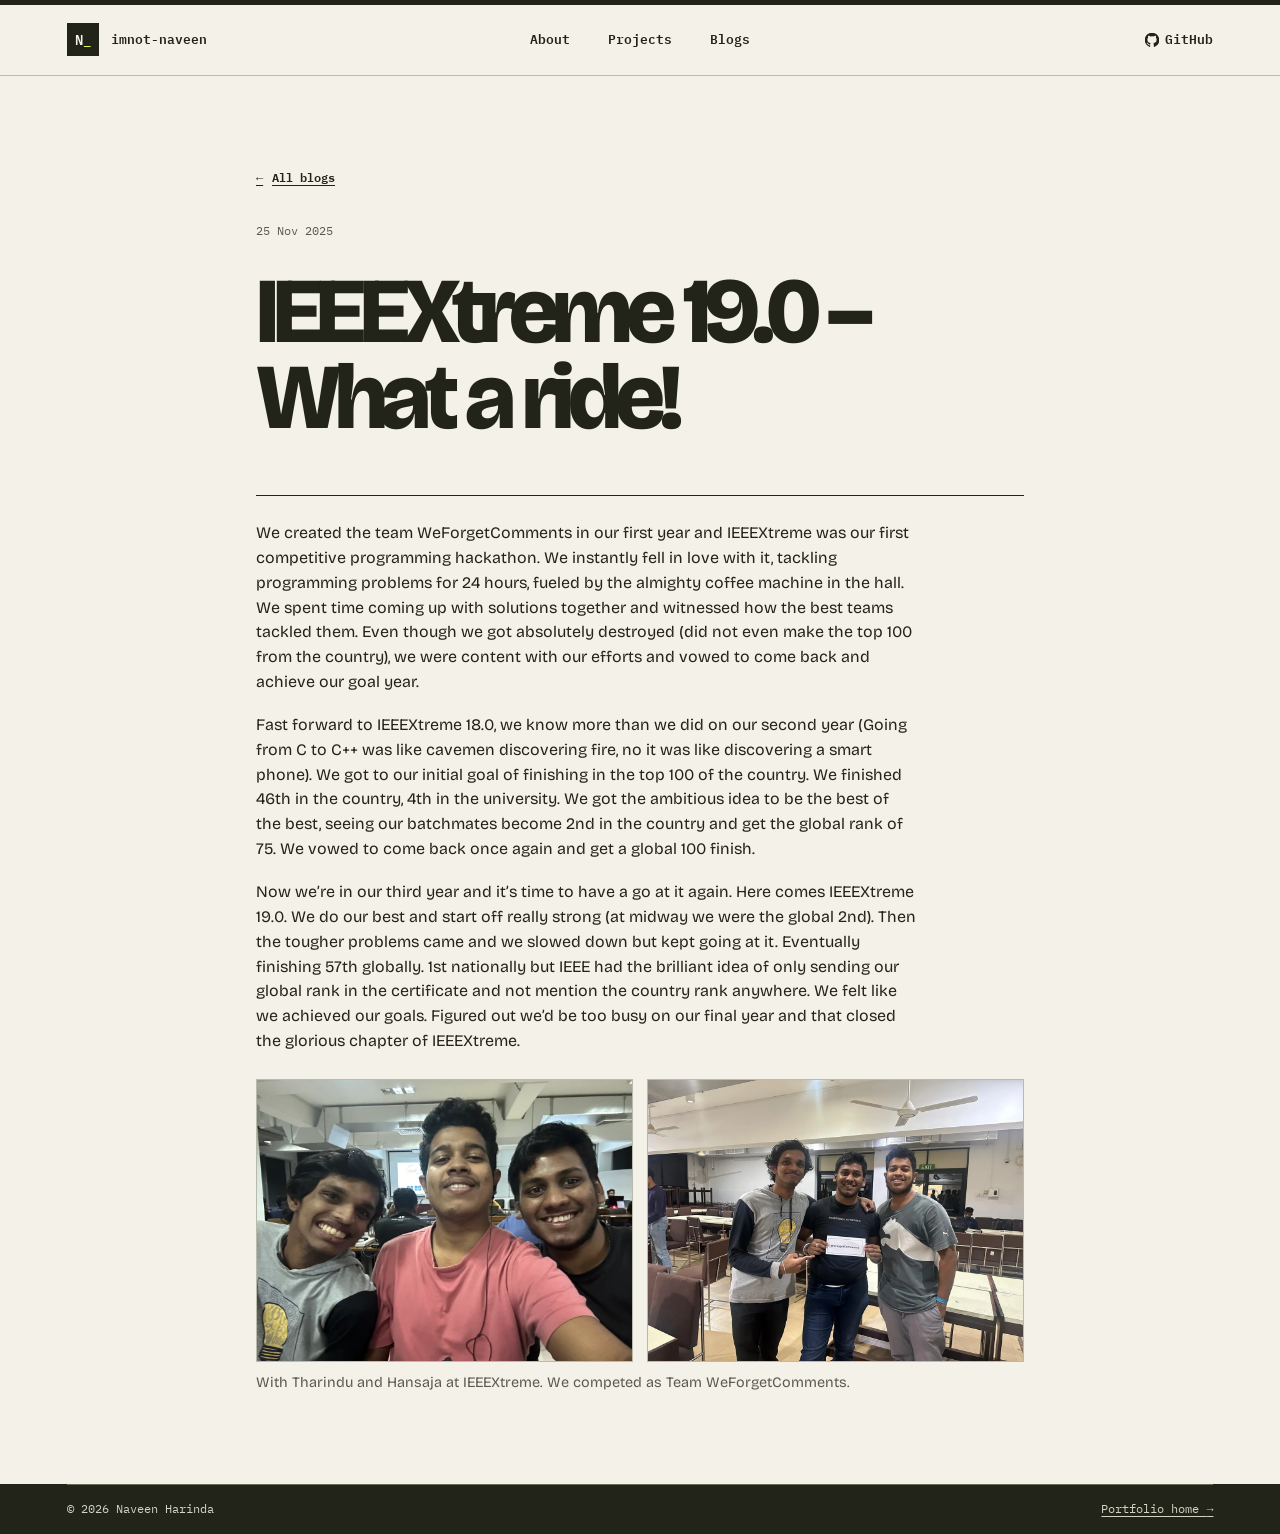
<file: blogs/ieeextreme-19/index.html>
<!doctype html>
<html lang="en">
<head>
  <meta charset="utf-8">
  <meta name="viewport" content="width=device-width, initial-scale=1">
  <meta name="description" content="Three years of competitive programming with WeForgetComments, from our first 24-hour hackathon to a global rank of 57.">
  <meta name="theme-color" content="#f4f1e8">
  <title>IEEEXtreme 19.0 – What a ride! — Naveen Harinda</title>
  <link rel="stylesheet" href="../../assets/site.css">
</head>
<body>
  <a class="skip-link" href="#main">Skip to content</a>
  <header class="site-header">
    <div class="shell site-bar">
      <a class="wordmark" href="../../index.html">
        <span class="monogram" aria-hidden="true">N<span>_</span></span>
        <span>imnot-naveen</span>
      </a>
      <nav class="site-nav" aria-label="Main navigation">
        <a href="../../index.html#about">About</a>
        <a href="../../index.html#projects">Projects</a>
        <a href="../../blogs/">Blogs</a>
      </nav>
      <a class="header-link github-link" href="https://github.com/imnot-naveen"><span class="github-icon" aria-hidden="true"></span> GitHub</a>
    </div>
  </header>
  <main class="shell note post-note" id="main">
    <a class="project-link" href="../"><span aria-hidden="true">←</span> All blogs</a>
    <article>
      <header>
        <time class="post-date" datetime="2025-11-25">25 Nov 2025</time>
        <h1>IEEEXtreme 19.0 – What a ride!</h1>
      </header>
      <div class="post-body">
        <p>We created the team WeForgetComments in our first year and IEEEXtreme was our first competitive programming hackathon. We instantly fell in love with it, tackling programming problems for 24 hours, fueled by the almighty coffee machine in the hall. We spent time coming up with solutions together and witnessed how the best teams tackled them. Even though we got absolutely destroyed (did not even make the top 100 from the country), we were content with our efforts and vowed to come back and achieve our goal year.</p>
        <p>Fast forward to IEEEXtreme 18.0, we know more than we did on our second year (Going from C to C++ was like cavemen discovering fire, no it was like discovering a smart phone). We got to our initial goal of finishing in the top 100 of the country. We finished 46th in the country, 4th in the university. We got the ambitious idea to be the best of the best, seeing our batchmates become 2nd in the country and get the global rank of 75. We vowed to come back once again and get a global 100 finish.</p>
        <p>Now we’re in our third year and it’s time to have a go at it again. Here comes IEEEXtreme 19.0. We do our best and start off really strong (at midway we were the global 2nd). Then the tougher problems came and we slowed down but kept going at it. Eventually finishing 57th globally. 1st nationally but IEEE had the brilliant idea of only sending our global rank in the certificate and not mention the country rank anywhere. We felt like we achieved our goals. Figured out we’d be too busy on our final year and that closed the glorious chapter of IEEEXtreme.</p>
      </div>
      <figure class="post-gallery">
        <div class="post-photos">
          <img src="ieeextreme-selfie.webp" width="1200" height="900" loading="lazy" decoding="async"
            alt="Three teammates taking a selfie in the programming contest hall">
          <img src="we-forget-comments.webp" width="1200" height="900" loading="lazy" decoding="async"
            alt="Three teammates posing with a sign that reads WeForgetComments">
        </div>
        <figcaption>With Tharindu and Hansaja at IEEEXtreme. We competed as Team WeForgetComments.</figcaption>
      </figure>
    </article>
  </main>
  <footer class="site-footer">
    <div class="shell footer-bar">
      <span>© 2026 Naveen Harinda</span>
      <a href="../../index.html">Portfolio home <span aria-hidden="true">→</span></a>
    </div>
  </footer>
</body>
</html>
</file>
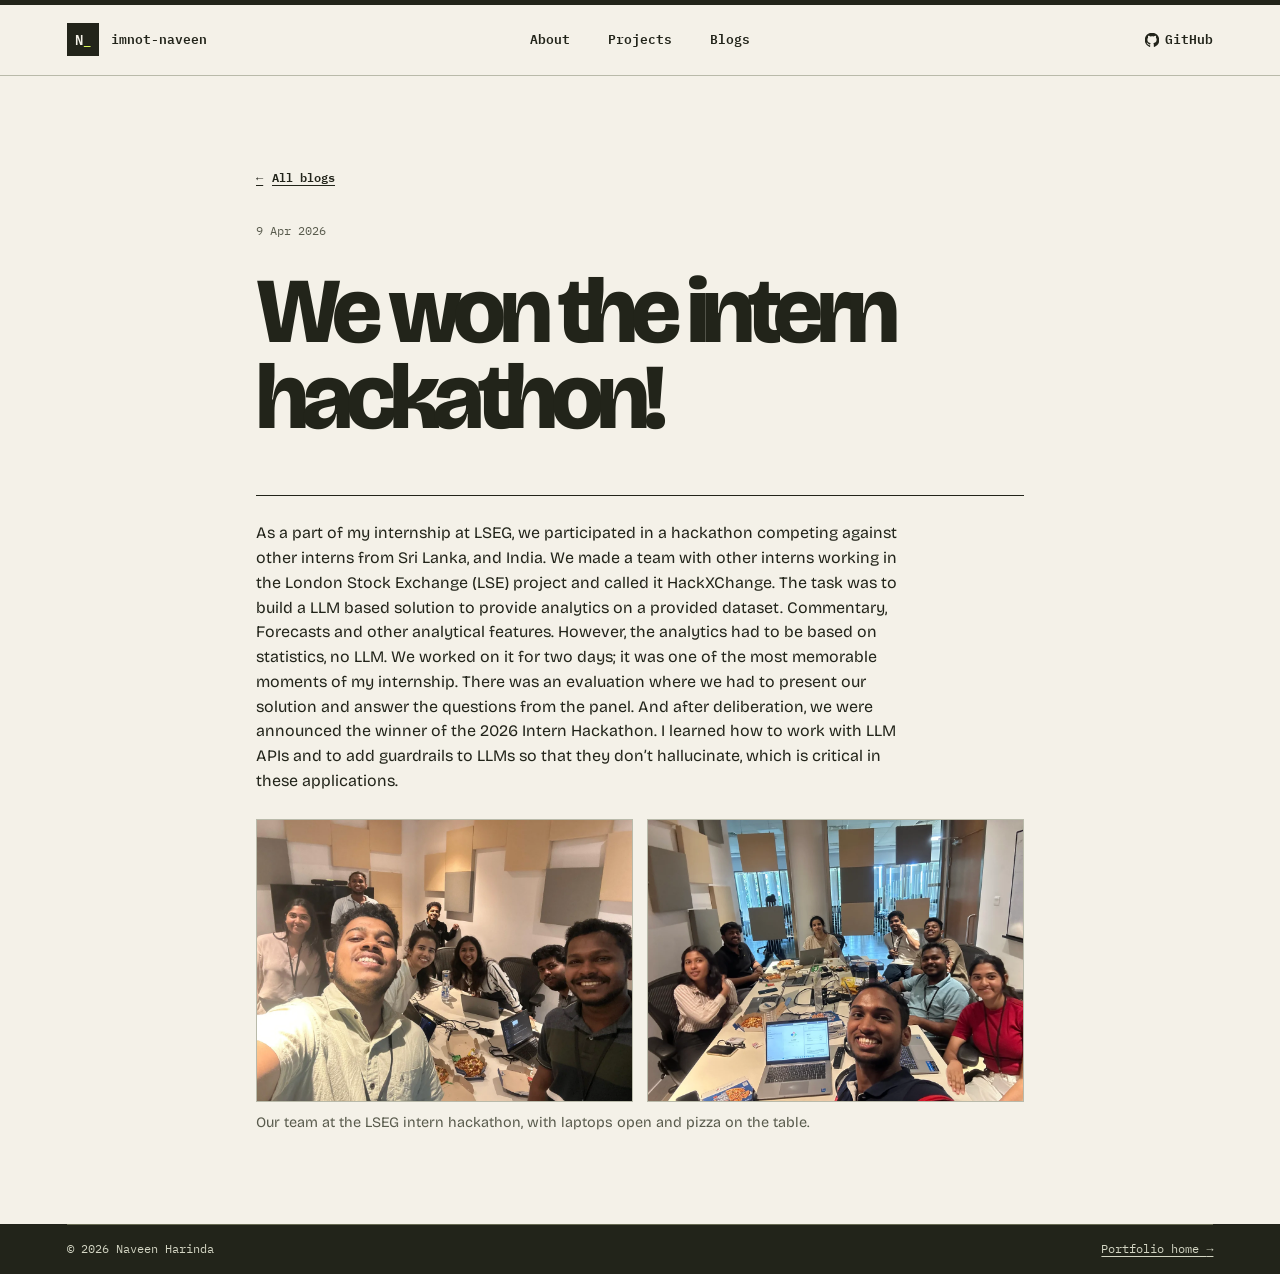
<file: blogs/intern-hackathon/index.html>
<!doctype html>
<html lang="en">
<head>
  <meta charset="utf-8">
  <meta name="viewport" content="width=device-width, initial-scale=1">
  <meta name="description" content="How HackXChange built an analytics tool and won the LSEG intern hackathon.">
  <meta name="theme-color" content="#f4f1e8">
  <title>We won the intern hackathon! — Naveen Harinda</title>
  <link rel="stylesheet" href="../../assets/site.css">
</head>
<body>
  <a class="skip-link" href="#main">Skip to content</a>
  <header class="site-header">
    <div class="shell site-bar">
      <a class="wordmark" href="../../index.html">
        <span class="monogram" aria-hidden="true">N<span>_</span></span>
        <span>imnot-naveen</span>
      </a>
      <nav class="site-nav" aria-label="Main navigation">
        <a href="../../index.html#about">About</a>
        <a href="../../index.html#projects">Projects</a>
        <a href="../../blogs/">Blogs</a>
      </nav>
      <a class="header-link github-link" href="https://github.com/imnot-naveen"><span class="github-icon" aria-hidden="true"></span> GitHub</a>
    </div>
  </header>
  <main class="shell note post-note" id="main">
    <a class="project-link" href="../"><span aria-hidden="true">←</span> All blogs</a>
    <article>
      <header>
        <time class="post-date" datetime="2026-04-09">9 Apr 2026</time>
        <h1>We won the intern hackathon!</h1>
      </header>
      <div class="post-body">
        <p>As a part of my internship at LSEG, we participated in a hackathon competing against other interns from Sri Lanka, and India. We made a team with other interns working in the London Stock Exchange (LSE) project and called it HackXChange. The task was to build a LLM based solution to provide analytics on a provided dataset. Commentary, Forecasts and other analytical features. However, the analytics had to be based on statistics, no LLM. We worked on it for two days; it was one of the most memorable moments of my internship. There was an evaluation where we had to present our solution and answer the questions from the panel. And after deliberation, we were announced the winner of the 2026 Intern Hackathon. I learned how to work with LLM APIs and to add guardrails to LLMs so that they don’t hallucinate, which is critical in these applications.</p>
      </div>
      <figure class="post-gallery">
        <div class="post-photos">
          <img src="hackathon-group-selfie.webp" width="1200" height="900" loading="lazy" decoding="async"
            alt="Group selfie in a meeting room with laptops and pizza boxes on the table">
          <img src="hackathon-table.webp" width="1200" height="900" loading="lazy" decoding="async"
            alt="Hackathon participants seated around a conference table with open laptops and pizza">
        </div>
        <figcaption>Our team at the LSEG intern hackathon, with laptops open and pizza on the table.</figcaption>
      </figure>
    </article>
  </main>
  <footer class="site-footer">
    <div class="shell footer-bar">
      <span>© 2026 Naveen Harinda</span>
      <a href="../../index.html">Portfolio home <span aria-hidden="true">→</span></a>
    </div>
  </footer>
</body>
</html>
</file>
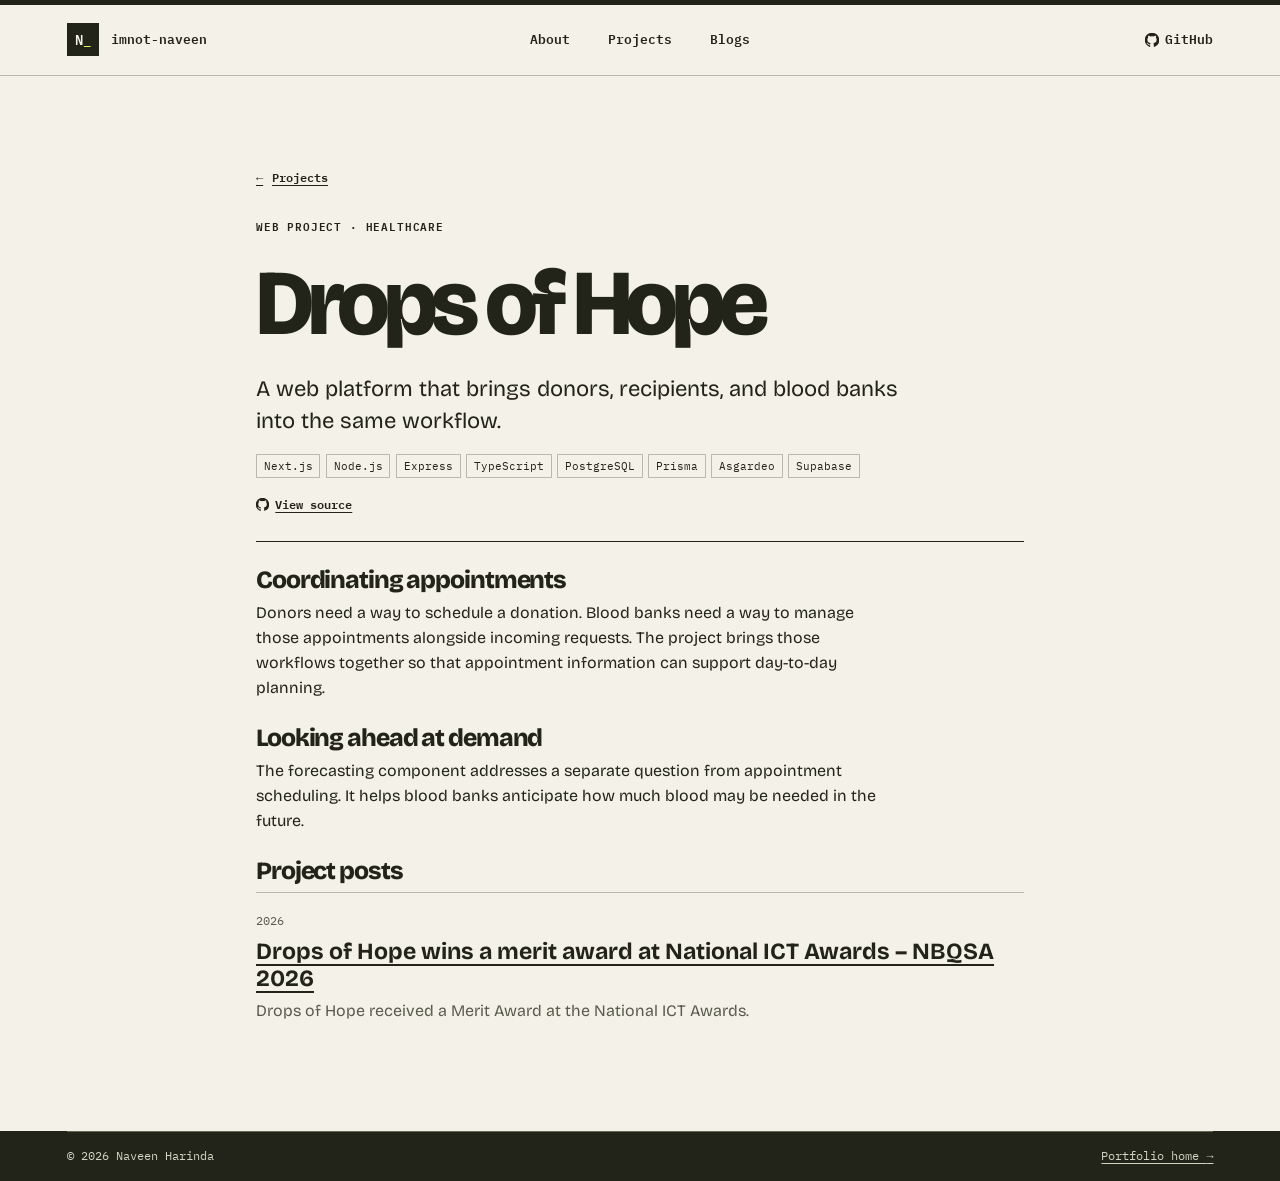
<file: projects/blood-donation.html>
<!doctype html>
<html lang="en">
<head>
  <meta charset="utf-8">
  <meta name="viewport" content="width=device-width, initial-scale=1">
  <meta name="description" content="A web platform that brings donors, recipients, and blood banks into the same workflow.">
  <meta name="theme-color" content="#f4f1e8">
  <title>Drops of Hope — Naveen Harinda</title>
  <link rel="stylesheet" href="../assets/site.css">
</head>
<body>
  <a class="skip-link" href="#main">Skip to content</a>
  <header class="site-header">
    <div class="shell site-bar">
      <a class="wordmark" href="../index.html">
        <span class="monogram" aria-hidden="true">N<span>_</span></span>
        <span>imnot-naveen</span>
      </a>
      <nav class="site-nav" aria-label="Main navigation">
        <a href="../index.html#about">About</a>
        <a href="../index.html#projects">Projects</a>
        <a href="../blogs/">Blogs</a>
      </nav>
      <a class="header-link github-link" href="https://github.com/imnot-naveen"><span class="github-icon" aria-hidden="true"></span> GitHub</a>
    </div>
  </header>
  <main class="shell note" id="main">
    <a class="project-link" href="../index.html#projects"><span aria-hidden="true">←</span> Projects</a>
    <article>
      <header>
        <p class="eyebrow">Web project · Healthcare</p>
        <h1>Drops of Hope</h1>
        <p class="lede">A web platform that brings donors, recipients, and blood banks into the same workflow.</p>
        <ul class="tags" aria-label="Technologies"><li>Next.js</li><li>Node.js</li><li>Express</li><li>TypeScript</li><li>PostgreSQL</li><li>Prisma</li><li>Asgardeo</li><li>Supabase</li></ul>
        <div class="project-links">
          <a class="project-link github-link" href="https://github.com/Drops-of-Hope" aria-label="Drops of Hope on GitHub"><span class="github-icon" aria-hidden="true"></span> View source</a>
        </div>
      </header>
      <section>
        <h2>Coordinating appointments</h2>
        <p>Donors need a way to schedule a donation. Blood banks need a way to manage those appointments alongside incoming requests. The project brings those workflows together so that appointment information can support day-to-day planning.</p>
      </section>
      <section>
        <h2>Looking ahead at demand</h2>
        <p>The forecasting component addresses a separate question from appointment scheduling. It helps blood banks anticipate how much blood may be needed in the future.</p>
      </section>
      <section class="project-writing">
        <h2>Project posts</h2>
        <div class="post-list">
          <article class="post-preview">
            <time class="post-date" datetime="2026">2026</time>
            <h3><a href="../blogs/drops-of-hope-nbqsa-2026/">Drops of Hope wins a merit award at National ICT Awards – NBQSA 2026</a></h3>
            <p>Drops of Hope received a Merit Award at the National ICT Awards.</p>
          </article>
        </div>
      </section>
    </article>
  </main>
  <footer class="site-footer">
    <div class="shell footer-bar">
      <span>© 2026 Naveen Harinda</span>
      <a href="../index.html">Portfolio home <span aria-hidden="true">→</span></a>
    </div>
  </footer>
</body>
</html>
</file>
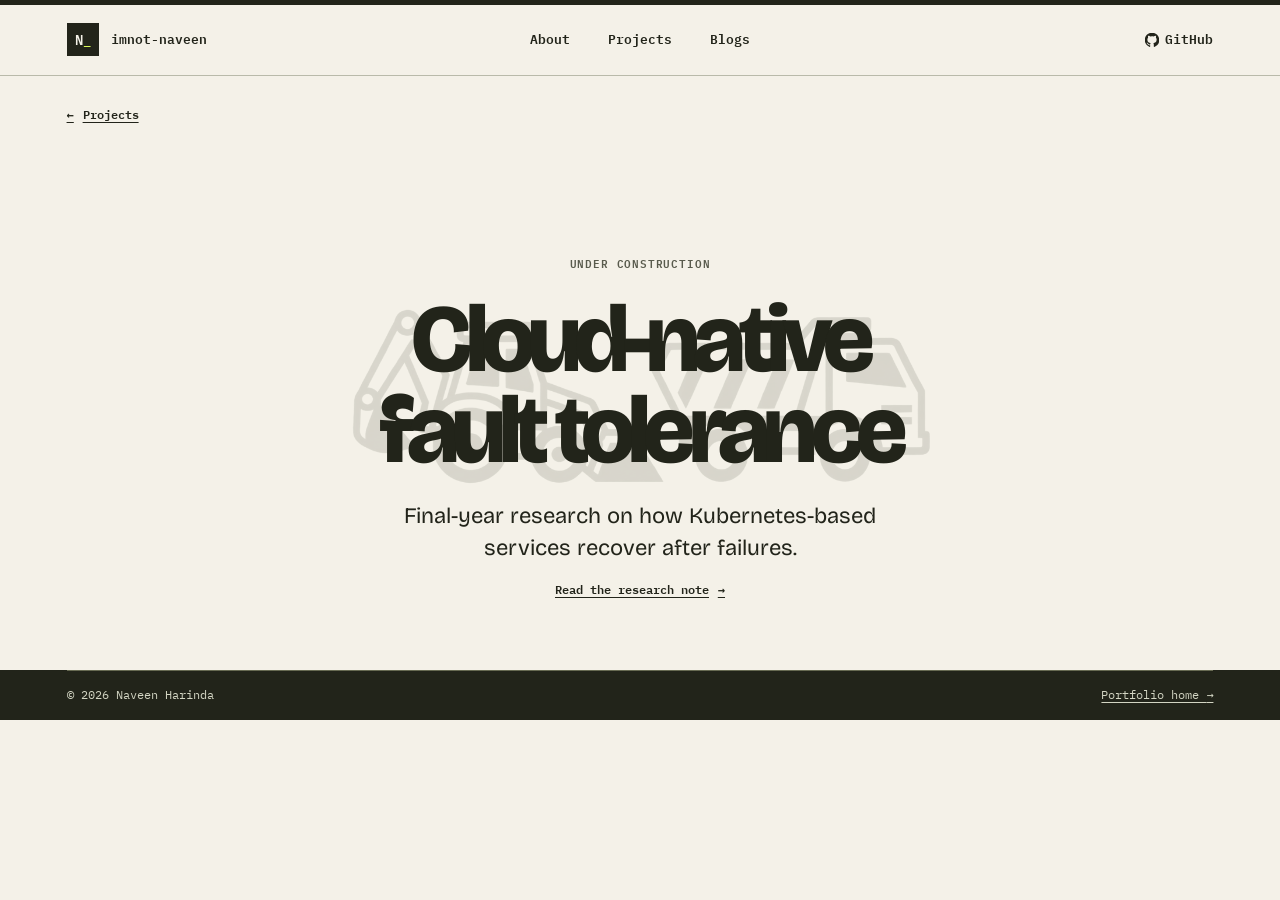
<file: projects/cloud-native-fault-tolerance.html>
<!doctype html>
<html lang="en">
<head>
  <meta charset="utf-8">
  <meta name="viewport" content="width=device-width, initial-scale=1">
  <meta name="description" content="Final-year research on how Kubernetes-based services recover after failures.">
  <meta name="theme-color" content="#f4f1e8">
  <title>Cloud-native fault tolerance — Naveen Harinda</title>
  <link rel="stylesheet" href="../assets/site.css">
</head>
<body>
  <a class="skip-link" href="#main">Skip to content</a>
  <header class="site-header">
    <div class="shell site-bar">
      <a class="wordmark" href="../index.html">
        <span class="monogram" aria-hidden="true">N<span>_</span></span>
        <span>imnot-naveen</span>
      </a>
      <nav class="site-nav" aria-label="Main navigation">
        <a href="../index.html#about">About</a>
        <a href="../index.html#projects">Projects</a>
        <a href="../blogs/">Blogs</a>
      </nav>
      <a class="header-link github-link" href="https://github.com/imnot-naveen"><span class="github-icon" aria-hidden="true"></span> GitHub</a>
    </div>
  </header>
  <main id="main" class="shell construction">
    <a class="project-link" href="../index.html#projects"><span aria-hidden="true">←</span> Projects</a>
    <div class="construction-copy">
      <p class="eyebrow">Under construction</p>
      <h1>Cloud-native fault tolerance</h1>
      <p class="lede">Final-year research on how Kubernetes-based services recover after failures.</p>
      <a class="project-link" href="fault-tolerance.html">Read the research note <span aria-hidden="true">→</span></a>
    </div>
  </main>
  <footer class="site-footer">
    <div class="shell footer-bar">
      <span>© 2026 Naveen Harinda</span>
      <a href="../index.html">Portfolio home <span aria-hidden="true">→</span></a>
    </div>
  </footer>
</body>
</html>
</file>
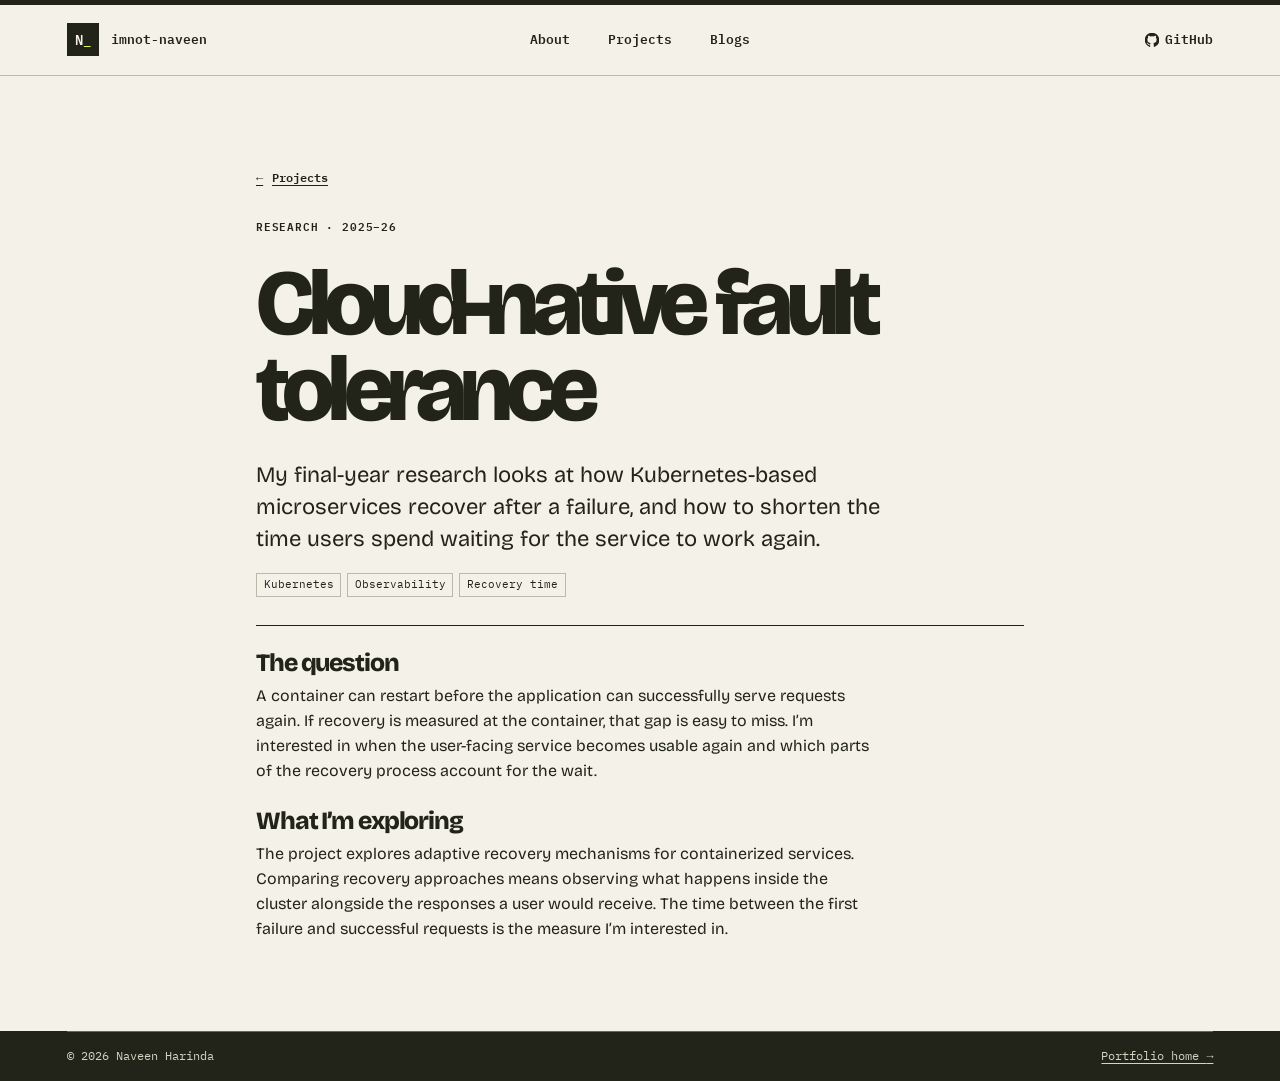
<file: projects/fault-tolerance.html>
<!doctype html>
<html lang="en">
<head>
  <meta charset="utf-8">
  <meta name="viewport" content="width=device-width, initial-scale=1">
  <meta name="description" content="My final-year research looks at how Kubernetes-based microservices recover after a failure, and how to shorten the time users spend waiting for the service to work again.">
  <meta name="theme-color" content="#f4f1e8">
  <title>Cloud-native fault tolerance — Naveen Harinda</title>
  <link rel="stylesheet" href="../assets/site.css">
</head>
<body>
  <a class="skip-link" href="#main">Skip to content</a>
  <header class="site-header">
    <div class="shell site-bar">
      <a class="wordmark" href="../index.html">
        <span class="monogram" aria-hidden="true">N<span>_</span></span>
        <span>imnot-naveen</span>
      </a>
      <nav class="site-nav" aria-label="Main navigation">
        <a href="../index.html#about">About</a>
        <a href="../index.html#projects">Projects</a>
        <a href="../blogs/">Blogs</a>
      </nav>
      <a class="header-link github-link" href="https://github.com/imnot-naveen"><span class="github-icon" aria-hidden="true"></span> GitHub</a>
    </div>
  </header>
  <main class="shell note" id="main">
    <a class="project-link" href="../index.html#projects"><span aria-hidden="true">←</span> Projects</a>
    <article>
      <header>
        <p class="eyebrow">Research · 2025–26</p>
        <h1>Cloud-native fault tolerance</h1>
        <p class="lede">My final-year research looks at how Kubernetes-based microservices recover after a failure, and how to shorten the time users spend waiting for the service to work again.</p>
        <ul class="tags" aria-label="Technologies and topics"><li>Kubernetes</li><li>Observability</li><li>Recovery time</li></ul>
      </header>
      <section>
        <h2>The question</h2>
        <p>A container can restart before the application can successfully serve requests again. If recovery is measured at the container, that gap is easy to miss. I’m interested in when the user-facing service becomes usable again and which parts of the recovery process account for the wait.</p>
      </section>
      <section>
        <h2>What I’m exploring</h2>
        <p>The project explores adaptive recovery mechanisms for containerized services. Comparing recovery approaches means observing what happens inside the cluster alongside the responses a user would receive. The time between the first failure and successful requests is the measure I’m interested in.</p>
      </section>
    </article>
  </main>
  <footer class="site-footer">
    <div class="shell footer-bar">
      <span>© 2026 Naveen Harinda</span>
      <a href="../index.html">Portfolio home <span aria-hidden="true">→</span></a>
    </div>
  </footer>
</body>
</html>
</file>
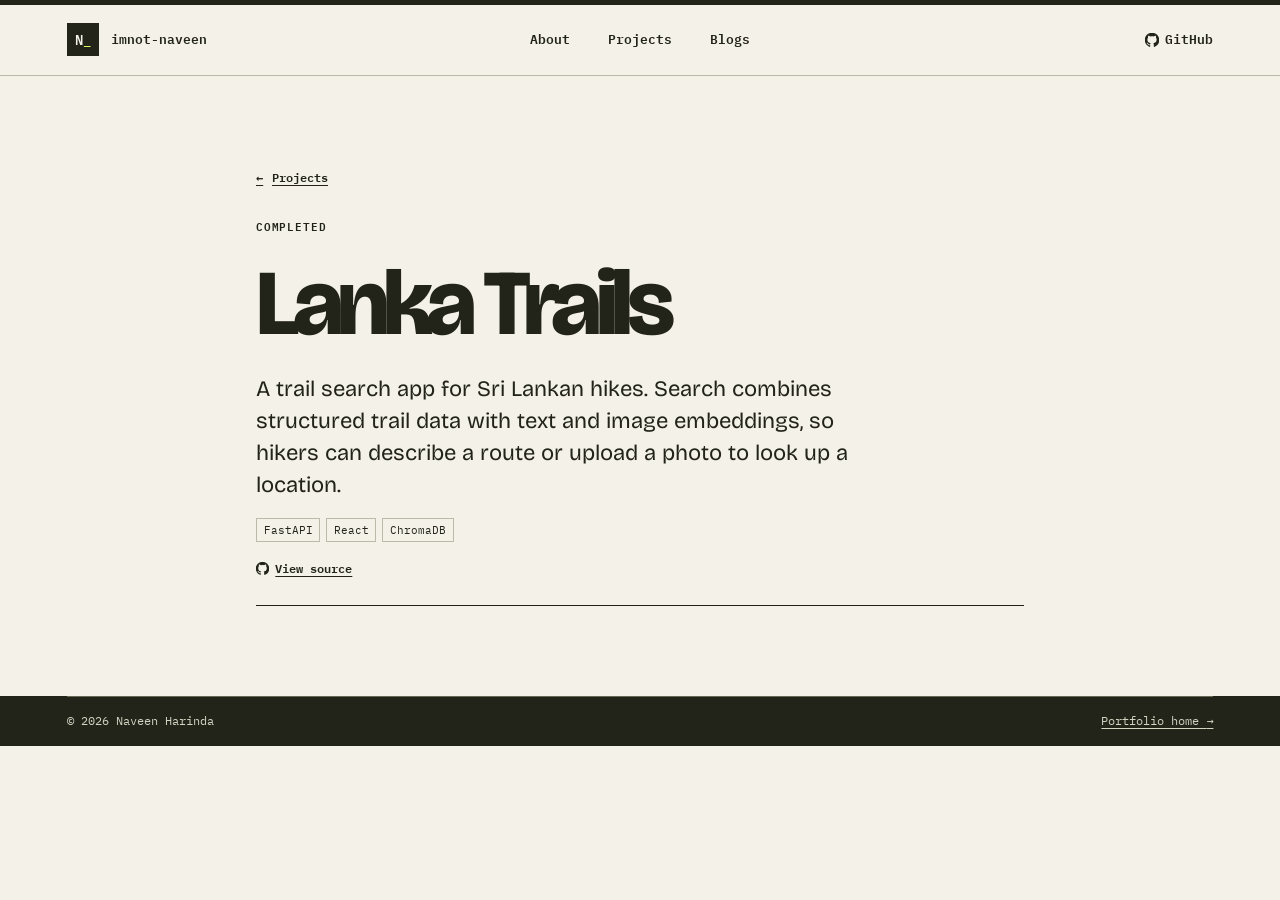
<file: projects/lanka-trails.html>
<!doctype html>
<html lang="en">
<head>
  <meta charset="utf-8">
  <meta name="viewport" content="width=device-width, initial-scale=1">
  <meta name="description" content="A trail search app for Sri Lankan hikes. Search combines structured trail data with text and image embeddings, so hikers can describe a route or upload a photo to look up a location.">
  <meta name="theme-color" content="#f4f1e8">
  <title>Lanka Trails — Naveen Harinda</title>
  <link rel="stylesheet" href="../assets/site.css">
</head>
<body>
  <a class="skip-link" href="#main">Skip to content</a>
  <header class="site-header">
    <div class="shell site-bar">
      <a class="wordmark" href="../index.html">
        <span class="monogram" aria-hidden="true">N<span>_</span></span>
        <span>imnot-naveen</span>
      </a>
      <nav class="site-nav" aria-label="Main navigation">
        <a href="../index.html#about">About</a>
        <a href="../index.html#projects">Projects</a>
        <a href="../blogs/">Blogs</a>
      </nav>
      <a class="header-link github-link" href="https://github.com/imnot-naveen"><span class="github-icon" aria-hidden="true"></span> GitHub</a>
    </div>
  </header>
  <main class="shell note" id="main">
    <a class="project-link" href="../index.html#projects"><span aria-hidden="true">←</span> Projects</a>
    <article>
      <header>
        <p class="eyebrow">Completed</p>
        <h1>Lanka Trails</h1>
        <p class="lede">A trail search app for Sri Lankan hikes. Search combines structured trail data with text and image embeddings, so hikers can describe a route or upload a photo to look up a location.</p>
        <ul class="tags" aria-label="Technologies"><li>FastAPI</li><li>React</li><li>ChromaDB</li></ul>
        <div class="project-links">
          <a class="project-link github-link" href="https://github.com/imnot-naveen/Lanka-Trail" aria-label="Lanka Trails on GitHub"><span class="github-icon" aria-hidden="true"></span> View source</a>
        </div>
      </header>
    </article>
  </main>
  <footer class="site-footer">
    <div class="shell footer-bar">
      <span>© 2026 Naveen Harinda</span>
      <a href="../index.html">Portfolio home <span aria-hidden="true">→</span></a>
    </div>
  </footer>
</body>
</html>
</file>
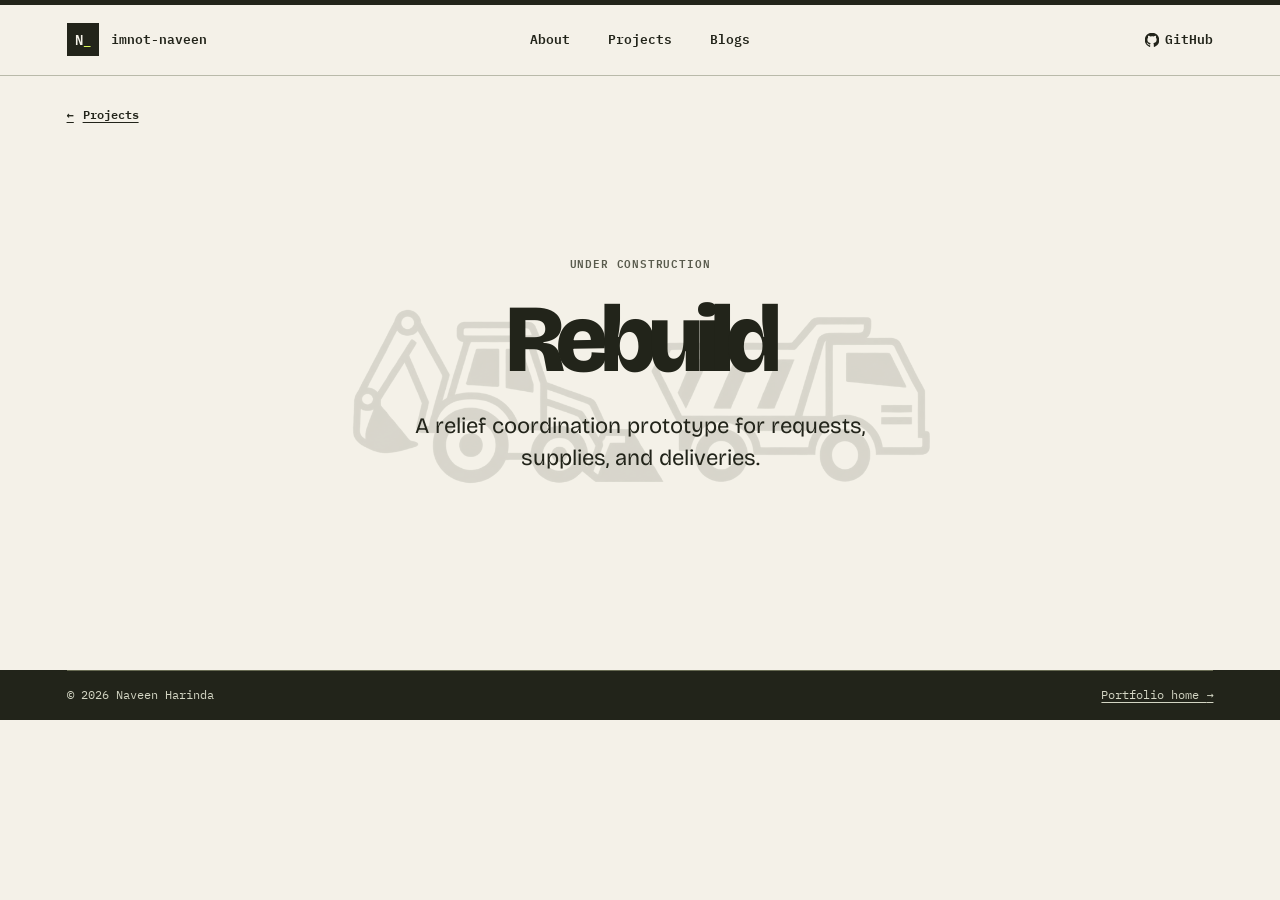
<file: projects/rebuild.html>
<!doctype html>
<html lang="en">
<head>
  <meta charset="utf-8">
  <meta name="viewport" content="width=device-width, initial-scale=1">
  <meta name="description" content="A relief coordination prototype for requests, supplies, and deliveries.">
  <meta name="theme-color" content="#f4f1e8">
  <title>Rebuild — Naveen Harinda</title>
  <link rel="stylesheet" href="../assets/site.css">
</head>
<body>
  <a class="skip-link" href="#main">Skip to content</a>
  <header class="site-header">
    <div class="shell site-bar">
      <a class="wordmark" href="../index.html">
        <span class="monogram" aria-hidden="true">N<span>_</span></span>
        <span>imnot-naveen</span>
      </a>
      <nav class="site-nav" aria-label="Main navigation">
        <a href="../index.html#about">About</a>
        <a href="../index.html#projects">Projects</a>
        <a href="../blogs/">Blogs</a>
      </nav>
      <a class="header-link github-link" href="https://github.com/imnot-naveen"><span class="github-icon" aria-hidden="true"></span> GitHub</a>
    </div>
  </header>
  <main id="main" class="shell construction">
    <a class="project-link" href="../index.html#projects"><span aria-hidden="true">←</span> Projects</a>
    <div class="construction-copy">
      <p class="eyebrow">Under construction</p>
      <h1>Rebuild</h1>
      <p class="lede">A relief coordination prototype for requests, supplies, and deliveries.</p>

    </div>
  </main>
  <footer class="site-footer">
    <div class="shell footer-bar">
      <span>© 2026 Naveen Harinda</span>
      <a href="../index.html">Portfolio home <span aria-hidden="true">→</span></a>
    </div>
  </footer>
</body>
</html>
</file>
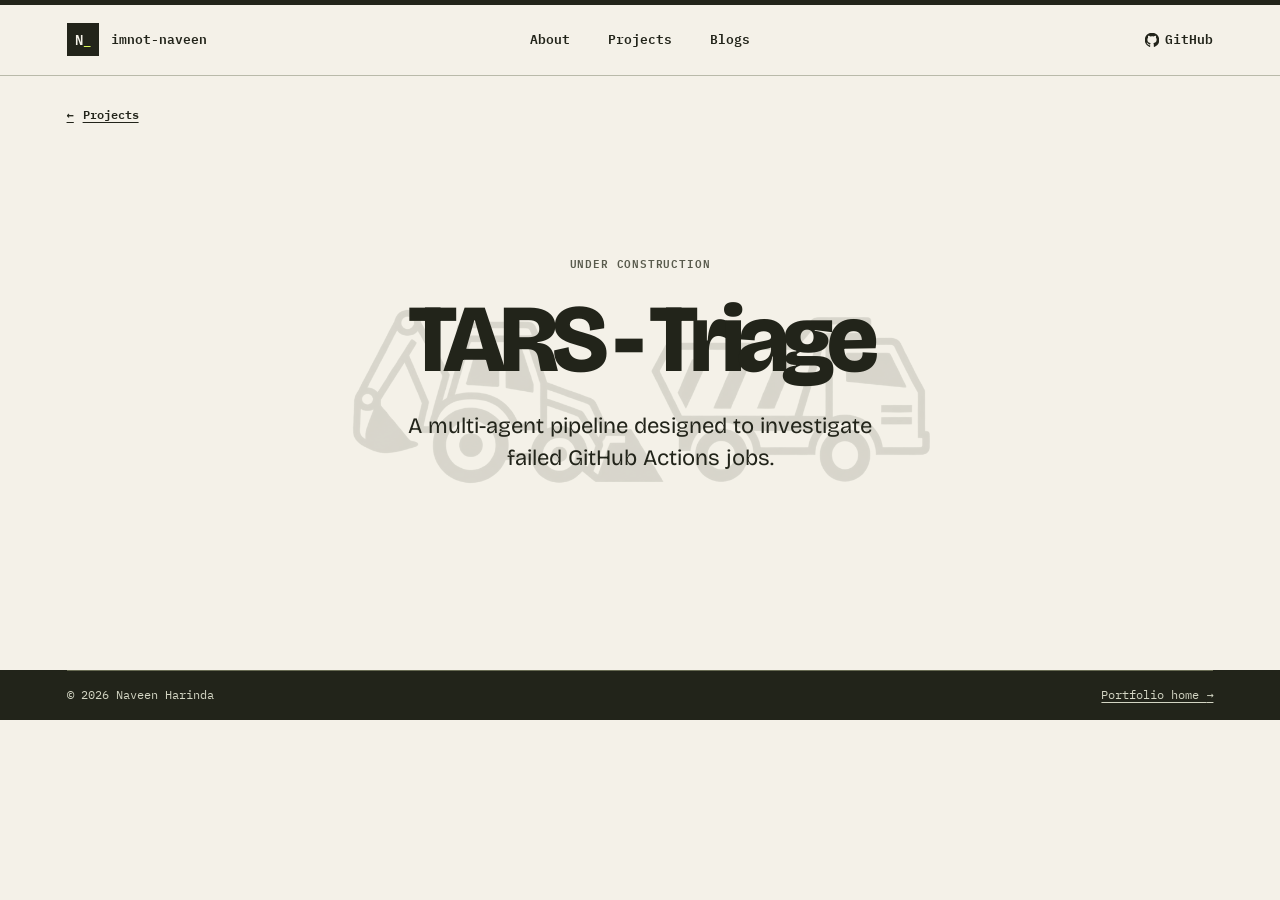
<file: projects/tars-triage.html>
<!doctype html>
<html lang="en">
<head>
  <meta charset="utf-8">
  <meta name="viewport" content="width=device-width, initial-scale=1">
  <meta name="description" content="A multi-agent pipeline designed to investigate failed GitHub Actions jobs.">
  <meta name="theme-color" content="#f4f1e8">
  <title>TARS - Triage — Naveen Harinda</title>
  <link rel="stylesheet" href="../assets/site.css">
</head>
<body>
  <a class="skip-link" href="#main">Skip to content</a>
  <header class="site-header">
    <div class="shell site-bar">
      <a class="wordmark" href="../index.html">
        <span class="monogram" aria-hidden="true">N<span>_</span></span>
        <span>imnot-naveen</span>
      </a>
      <nav class="site-nav" aria-label="Main navigation">
        <a href="../index.html#about">About</a>
        <a href="../index.html#projects">Projects</a>
        <a href="../blogs/">Blogs</a>
      </nav>
      <a class="header-link github-link" href="https://github.com/imnot-naveen"><span class="github-icon" aria-hidden="true"></span> GitHub</a>
    </div>
  </header>
  <main id="main" class="shell construction">
    <a class="project-link" href="../index.html#projects"><span aria-hidden="true">←</span> Projects</a>
    <div class="construction-copy">
      <p class="eyebrow">Under construction</p>
      <h1>TARS - Triage</h1>
      <p class="lede">A multi-agent pipeline designed to investigate failed GitHub Actions jobs.</p>

    </div>
  </main>
  <footer class="site-footer">
    <div class="shell footer-bar">
      <span>© 2026 Naveen Harinda</span>
      <a href="../index.html">Portfolio home <span aria-hidden="true">→</span></a>
    </div>
  </footer>
</body>
</html>
</file>
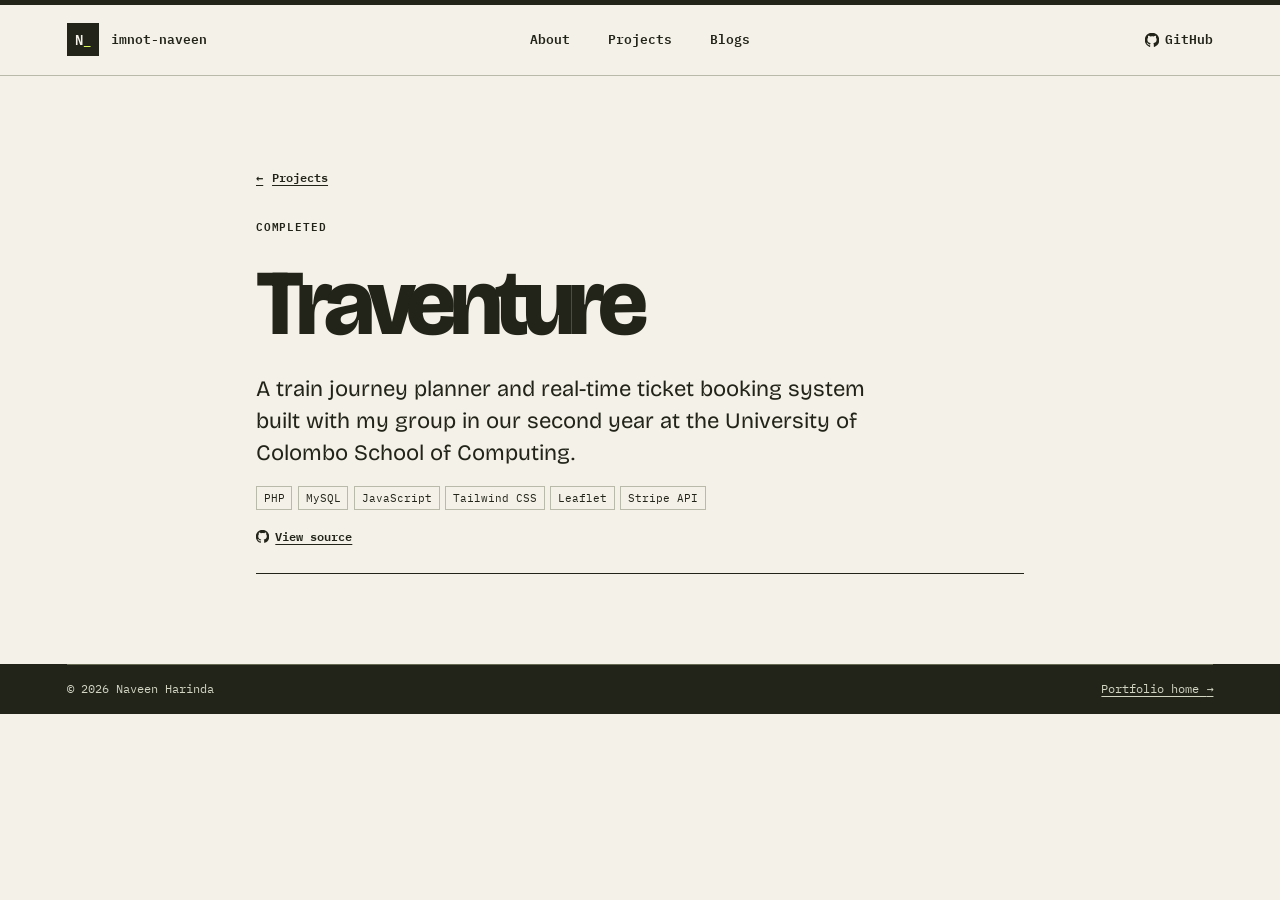
<file: projects/traventure.html>
<!doctype html>
<html lang="en">
<head>
  <meta charset="utf-8">
  <meta name="viewport" content="width=device-width, initial-scale=1">
  <meta name="description" content="A train journey planner and real-time ticket booking system built with my group in our second year at the University of Colombo School of Computing.">
  <meta name="theme-color" content="#f4f1e8">
  <title>Traventure — Naveen Harinda</title>
  <link rel="stylesheet" href="../assets/site.css">
</head>
<body>
  <a class="skip-link" href="#main">Skip to content</a>
  <header class="site-header">
    <div class="shell site-bar">
      <a class="wordmark" href="../index.html">
        <span class="monogram" aria-hidden="true">N<span>_</span></span>
        <span>imnot-naveen</span>
      </a>
      <nav class="site-nav" aria-label="Main navigation">
        <a href="../index.html#about">About</a>
        <a href="../index.html#projects">Projects</a>
        <a href="../blogs/">Blogs</a>
      </nav>
      <a class="header-link github-link" href="https://github.com/imnot-naveen"><span class="github-icon" aria-hidden="true"></span> GitHub</a>
    </div>
  </header>
  <main class="shell note" id="main">
    <a class="project-link" href="../index.html#projects"><span aria-hidden="true">←</span> Projects</a>
    <article>
      <header>
        <p class="eyebrow">Completed</p>
        <h1>Traventure</h1>
        <p class="lede">A train journey planner and real-time ticket booking system built with my group in our second year at the University of Colombo School of Computing.</p>
        <ul class="tags" aria-label="Technologies"><li>PHP</li><li>MySQL</li><li>JavaScript</li><li>Tailwind CSS</li><li>Leaflet</li><li>Stripe API</li></ul>
        <div class="project-links">
          <a class="project-link github-link" href="https://github.com/imnot-naveen/Traventure" aria-label="Traventure on GitHub"><span class="github-icon" aria-hidden="true"></span> View source</a>
        </div>
      </header>
    </article>
  </main>
  <footer class="site-footer">
    <div class="shell footer-bar">
      <span>© 2026 Naveen Harinda</span>
      <a href="../index.html">Portfolio home <span aria-hidden="true">→</span></a>
    </div>
  </footer>
</body>
</html>
</file>
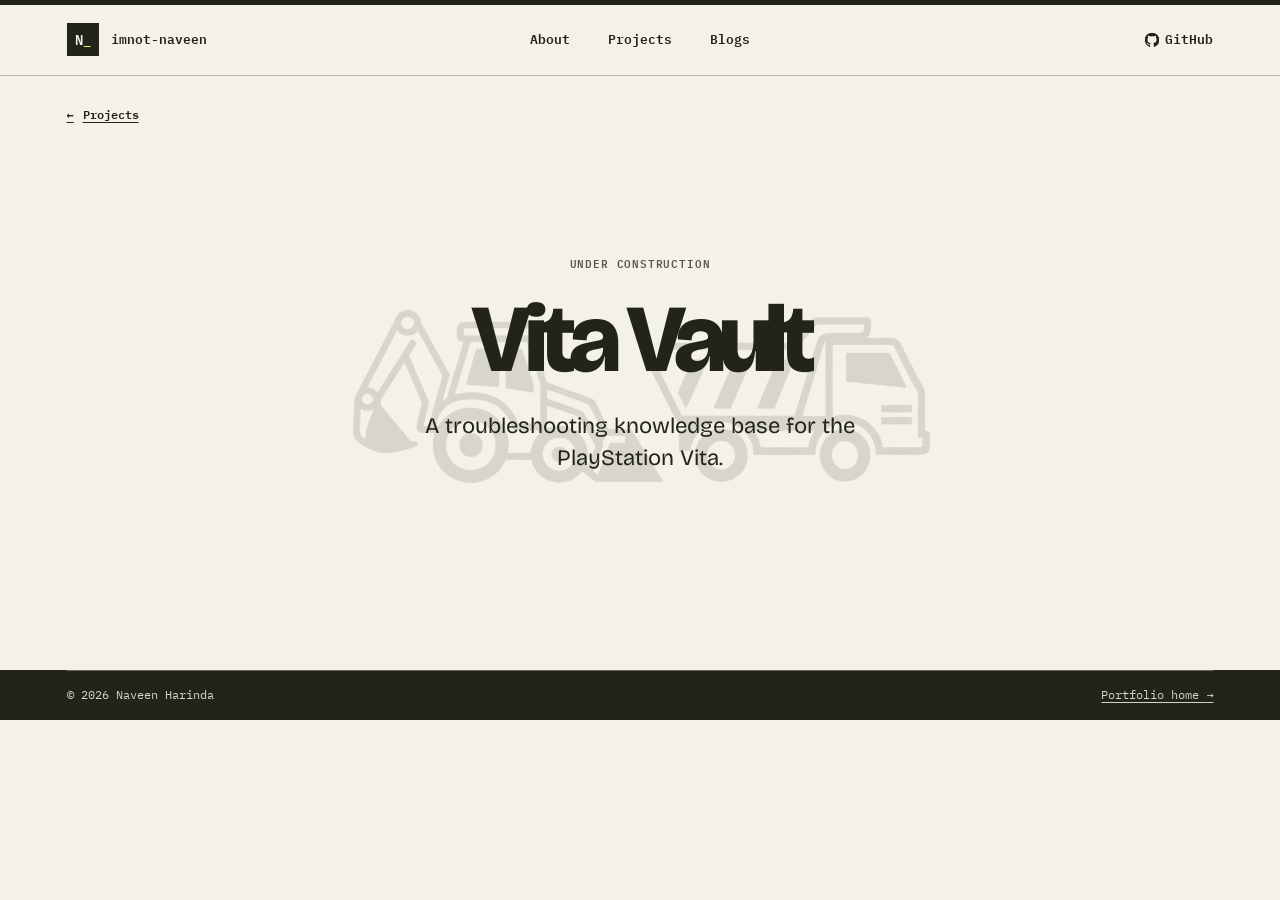
<file: projects/vita-vault.html>
<!doctype html>
<html lang="en">
<head>
  <meta charset="utf-8">
  <meta name="viewport" content="width=device-width, initial-scale=1">
  <meta name="description" content="A troubleshooting knowledge base for the PlayStation Vita.">
  <meta name="theme-color" content="#f4f1e8">
  <title>Vita Vault — Naveen Harinda</title>
  <link rel="stylesheet" href="../assets/site.css">
</head>
<body>
  <a class="skip-link" href="#main">Skip to content</a>
  <header class="site-header">
    <div class="shell site-bar">
      <a class="wordmark" href="../index.html">
        <span class="monogram" aria-hidden="true">N<span>_</span></span>
        <span>imnot-naveen</span>
      </a>
      <nav class="site-nav" aria-label="Main navigation">
        <a href="../index.html#about">About</a>
        <a href="../index.html#projects">Projects</a>
        <a href="../blogs/">Blogs</a>
      </nav>
      <a class="header-link github-link" href="https://github.com/imnot-naveen"><span class="github-icon" aria-hidden="true"></span> GitHub</a>
    </div>
  </header>
  <main id="main" class="shell construction">
    <a class="project-link" href="../index.html#projects"><span aria-hidden="true">←</span> Projects</a>
    <div class="construction-copy">
      <p class="eyebrow">Under construction</p>
      <h1>Vita Vault</h1>
      <p class="lede">A troubleshooting knowledge base for the PlayStation Vita.</p>

    </div>
  </main>
  <footer class="site-footer">
    <div class="shell footer-bar">
      <span>© 2026 Naveen Harinda</span>
      <a href="../index.html">Portfolio home <span aria-hidden="true">→</span></a>
    </div>
  </footer>
</body>
</html>
</file>
<file: assets/site.css>
@font-face {
  font-family: "Bricolage Grotesque";
  src: url("fonts/bricolage-grotesque.woff2") format("woff2");
  font-weight: 400 800;
  font-display: swap;
}

@font-face {
  font-family: "IBM Plex Mono";
  src: url("fonts/ibm-plex-mono.woff2") format("woff2");
  font-weight: 400;
  font-display: swap;
}

@font-face {
  font-family: "IBM Plex Mono";
  src: url("fonts/ibm-plex-mono-semibold.woff2") format("woff2");
  font-weight: 600;
  font-display: swap;
}

:root {
  --paper: #f4f1e8;
  --card: #faf7ee;
  --ink: #22241a;
  --muted: #595b4d;
  --rule: #b9baaa;
  --lime: #dafa59;
  --soft-green: #e9ece0;
  --sans: "Bricolage Grotesque", system-ui, sans-serif;
  --mono: "IBM Plex Mono", Consolas, monospace;
  --gutter: clamp(1.25rem, 5.2vw, 5rem);
}

*, *::before, *::after { box-sizing: border-box; }
[hidden] { display: none !important; }

html { scroll-behavior: smooth; }

body {
  margin: 0;
  background: var(--paper);
  color: var(--ink);
  font: 400 1rem/1.55 var(--sans);
}

h1, h2, h3, p, dl, dd { margin: 0; }
a { color: inherit; }
button { font: inherit; }
section[id] { scroll-margin-block-start: 1rem; }

:focus-visible {
  outline: 2px solid currentColor;
  outline-offset: 5px;
  box-shadow: 0 0 0 4px var(--lime);
}

::selection {
  background: var(--lime);
  color: var(--ink);
}

.shell {
  width: min(74rem, 100% - 2 * var(--gutter));
  margin-inline: auto;
}

.sr-only {
  position: absolute;
  width: 1px;
  height: 1px;
  padding: 0;
  margin: -1px;
  overflow: hidden;
  clip-path: inset(50%);
  white-space: nowrap;
}

.skip-link {
  position: absolute;
  z-index: 1;
  inset: 0 auto auto 0;
  padding: 0.8rem 1rem;
  transform: translateY(-125%);
  background: var(--lime);
}

.skip-link:focus { transform: none; }

.site-header {
  border-top: 5px solid var(--ink);
  border-bottom: 1px solid var(--rule);
}

.site-bar {
  min-height: 4.35rem;
  display: grid;
  grid-template-columns: 1fr auto 1fr;
  align-items: center;
  gap: 0.7rem 1rem;
  font: 600 0.8rem/1.3 var(--mono);
}

.site-bar a { text-decoration: none; }
.site-bar a:hover { text-decoration: underline; text-underline-offset: 0.3em; }

.wordmark {
  justify-self: start;
  display: inline-flex;
  align-items: center;
  gap: 0.7rem;
}

.monogram {
  display: grid;
  grid-auto-flow: column;
  place-content: center;
  width: 2.05rem;
  aspect-ratio: 1;
  background: var(--ink);
  color: var(--paper);
  font-size: 0.9rem;
}

.monogram span { color: var(--lime); }

.site-nav {
  display: flex;
  flex-wrap: wrap;
  align-items: center;
  gap: 0.45rem clamp(1.15rem, 3vw, 2.75rem);
}

.site-nav a, .header-link { padding-block: 0.45rem; }
.header-link { justify-self: end; }

.github-link {
  display: inline-flex;
  align-items: center;
  gap: 0.42rem;
}

.github-icon {
  flex: none;
  width: 1.05em;
  height: 1.05em;
  background: currentColor;
  mask: url("data:image/svg+xml,%3Csvg xmlns%3D%22http%3A%2F%2Fwww.w3.org%2F2000%2Fsvg%22 viewBox%3D%220 0 16 16%22%3E%3Cpath d%3D%22M8 0C3.58 0 0 3.58 0 8c0 3.54 2.29 6.53 5.47 7.59.4.07.55-.17.55-.38 0-.19-.01-.82-.01-1.49-2.01.37-2.53-.49-2.69-.94-.09-.23-.48-.94-.82-1.13-.28-.15-.68-.52-.01-.53.63-.01 1.08.58 1.23.82.72 1.21 1.87.87 2.33.66.07-.52.28-.87.51-1.07-1.78-.2-3.64-.89-3.64-3.95 0-.87.31-1.59.82-2.15-.08-.2-.36-1.02.08-2.12 0 0 .67-.21 2.2.82A7.65 7.65 0 0 1 8 3.86c.68 0 1.36.09 2 .27 1.53-1.04 2.2-.82 2.2-.82.44 1.1.16 1.92.08 2.12.51.56.82 1.27.82 2.15 0 3.07-1.87 3.75-3.65 3.95.29.25.54.73.54 1.48 0 1.07-.01 1.93-.01 2.2 0 .21.15.46.55.38A8.01 8.01 0 0 0 16 8c0-4.42-3.58-8-8-8Z%22%2F%3E%3C%2Fsvg%3E") center / contain no-repeat;
}

.hero { border-bottom: 1px solid var(--ink); }

.hero-layout {
  display: grid;
  grid-template-columns: minmax(0, 1.46fr) minmax(0, 0.94fr);
  align-items: center;
  column-gap: clamp(2rem, 7vw, 7rem);
  padding-block: clamp(3.9rem, 7vw, 6.1rem);
}

.eyebrow {
  font: 600 0.69rem/1.5 var(--mono);
  letter-spacing: 0.075em;
  text-transform: uppercase;
}

.hero-intro {
  display: flex;
  align-items: center;
  gap: 0.85rem;
  font-size: 0.81rem;
}

.hero-intro > span {
  width: 0.62rem;
  aspect-ratio: 1;
  background: var(--lime);
  border: 1px solid var(--ink);
}

.hero-identity {
  display: flex;
  align-items: center;
  gap: clamp(0.7rem, 2.2vw, 2rem);
  margin-block: clamp(1rem, 2.2vw, 1.8rem) clamp(1.05rem, 2vw, 1.65rem);
}

.hero h1 {
  font-size: clamp(3.65rem, 9vw, 8rem);
  font-weight: 800;
  line-height: 0.79;
  letter-spacing: -0.079em;
}

.hero-portrait {
  flex: none;
  width: clamp(4.75rem, 11vw, 9.25rem);
  height: auto;
  aspect-ratio: 4 / 5;
  object-fit: cover;
  object-position: center 8%;
  border: 1px solid var(--ink);
  box-shadow: 4px 4px 0 var(--lime);
}

.title-period { color: inherit; }

.hero .title-period {
  -webkit-text-stroke: 1px var(--ink);
  color: var(--lime);
}

.lede {
  max-width: 34ch;
  font-size: clamp(1.12rem, 1.75vw, 1.38rem);
  line-height: 1.45;
}

.hero-actions {
  display: flex;
  flex-wrap: wrap;
  gap: 0.75rem;
  margin-top: 1.6rem;
}

.button {
  display: inline-flex;
  justify-content: space-between;
  align-items: center;
  gap: 1.2rem;
  border: 1px solid var(--ink);
  padding: 0.75rem 0.95rem;
  font: 600 0.77rem/1.4 var(--mono);
  text-decoration: none;
  transition: background-color 150ms, color 150ms, box-shadow 150ms;
}

.button-primary {
  background: var(--lime);
  box-shadow: 3px 3px 0 var(--ink);
}

.button:hover {
  background: var(--ink);
  color: var(--paper);
}

.profile {
  align-self: center;
  min-width: 0;
  border: 1px solid var(--ink);
  background: var(--ink);
  color: var(--paper);
  box-shadow: 6px 6px 0 var(--lime);
}

.profile-bar {
  display: flex;
  justify-content: space-between;
  align-items: center;
  padding: 0.7rem 1rem;
  background: var(--lime);
  color: var(--ink);
  font: 600 0.71rem/1.4 var(--mono);
  letter-spacing: 0.075em;
}

.profile-cursor {
  width: 0.5rem;
  height: 0.72rem;
  background: var(--ink);
}

.profile dl { padding: 0.5rem 1.15rem 0; }

.profile dl > div {
  padding-block: 0.88rem;
  border-bottom: 1px dashed #676a52;
}

.profile dt {
  margin-bottom: 0.2rem;
  color: var(--lime);
  font: 400 0.69rem/1.4 var(--mono);
  letter-spacing: 0.04em;
  text-transform: uppercase;
}

.profile dd { font-size: 1.04rem; }

.profile > a {
  display: inline-flex;
  gap: 0.65rem;
  margin: 0.9rem 1.15rem 1.05rem;
  font: 600 0.75rem/1.5 var(--mono);
  text-decoration: none;
}

.profile > a:hover { color: var(--lime); text-decoration: underline; }

.work, .journal { padding-block: clamp(2.7rem, 5.6vw, 5.15rem); }

.section-heading {
  display: flex;
  justify-content: space-between;
  align-items: end;
  flex-wrap: wrap;
  gap: 1.1rem 2rem;
  margin-bottom: 1.55rem;
}

h2 {
  font-size: clamp(2.6rem, 5.4vw, 4.5rem);
  font-weight: 800;
  letter-spacing: -0.067em;
  line-height: 0.95;
}

.filters {
  display: flex;
  flex-wrap: wrap;
  gap: 0.4rem;
  font: 600 0.74rem/1.3 var(--mono);
}

.filters button {
  min-height: 2.3rem;
  border: 1px solid var(--rule);
  padding-inline: 0.72rem;
  color: var(--ink);
  background: transparent;
  cursor: pointer;
}

.filters button:hover { border-color: var(--ink); }

.filters button[aria-pressed="true"] {
  border-color: var(--ink);
  background: var(--ink);
  color: var(--paper);
}

.project-grid {
  display: grid;
  grid-template-columns: repeat(3, minmax(0, 1fr));
  gap: 0.85rem;
}

.project {
  min-width: 0;
  display: flex;
  flex-direction: column;
  align-items: start;
  border: 1px solid var(--rule);
  padding: clamp(1.05rem, 2.1vw, 1.65rem);
  background: var(--card);
}

.project:focus-within { border-color: var(--ink); }

.card-label {
  margin-bottom: 0.85rem;
  color: var(--muted);
}

.project h3, .timeline h3 {
  font-size: clamp(1.42rem, 2.15vw, 1.95rem);
  font-weight: 750;
  letter-spacing: -0.048em;
  line-height: 1.08;
}

.project-title {
  display: flex;
  flex-wrap: wrap;
  align-items: center;
  gap: 0.5rem 0.75rem;
}

.project-status {
  border: 1px solid currentColor;
  border-radius: 999px;
  padding: 0.16rem 0.5rem;
  font: 600 0.68rem/1.35 var(--mono);
  white-space: nowrap;
}

.status-completed { color: #2b4c35; background: #e8efe5; }
.status-progress { color: #60470e; background: #f7edcf; }

.project-title + p {
  margin-block: 0.55rem 1.15rem;
  color: var(--muted);
}

.project-details {
  display: grid;
  gap: 0.6rem;
  font-size: 0.92rem;
}

.project-details dt { font-weight: 750; }
.project-details dd { color: var(--muted); }
.project-details + .project-link { margin-top: 1.2rem; }

.tags {
  display: flex;
  flex-wrap: wrap;
  gap: 0.35rem;
  margin: auto 0 1.3rem;
  padding: 0;
  list-style: none;
  font: 400 0.67rem/1.4 var(--mono);
}

.tags li {
  border: 1px solid var(--rule);
  padding: 0.22rem 0.42rem;
}

.project-link {
  display: inline-flex;
  align-items: baseline;
  gap: 0.55rem;
  font: 600 0.75rem/1.45 var(--mono);
  text-underline-offset: 0.25em;
}

.project-link:hover { text-decoration-thickness: 2px; }
.project-link > span:not(.github-icon), .button > span { transition: transform 150ms; }
.project-link:hover > span:not(.github-icon), .button:hover > span { transform: translateX(0.18em); }
.project-link.github-link { align-items: center; gap: 0.42rem; }

.project-links {
  display: flex;
  flex-wrap: wrap;
  gap: 0.65rem 1.5rem;
}

.project-lead {
  grid-column: 1 / -1;
  border-color: var(--ink);
  border-inline-start: 4px solid var(--ink);
}

.project-lead h3 { font-size: clamp(1.9rem, 3.15vw, 2.85rem); }
.project-lead .project-title + p { max-width: 65ch; }

.journal {
  display: grid;
  grid-template-columns: minmax(0, 1.5fr) minmax(0, 1fr);
  align-items: start;
  gap: 2.5rem clamp(2rem, 8vw, 7rem);
  border-top: 1px solid var(--ink);
}

.timeline {
  position: relative;
  margin: 0;
  padding: 0 0 0 1.6rem;
  list-style: none;
}

.timeline::before {
  content: "";
  position: absolute;
  inset: 0.65rem auto 0.65rem 0.25rem;
  width: 1px;
  background: var(--rule);
}

.timeline-entry {
  position: relative;
  display: grid;
  grid-template-columns: 5.25rem minmax(0, 1fr);
  align-items: baseline;
  gap: 0.3rem 1rem;
  padding: 0.2rem 0 1.35rem;
}

.timeline-entry:last-child { padding-bottom: 0; }

.timeline-entry::before {
  content: "";
  position: absolute;
  top: 0.55rem;
  left: -1.6rem;
  width: 0.55rem;
  aspect-ratio: 1;
  border: 1px solid var(--ink);
  border-radius: 50%;
  background: var(--paper);
}

.timeline-milestone::before { background: var(--ink); }
.timeline-current::before { background: var(--lime); }

.timeline-date {
  color: var(--muted);
  font: 400 0.75rem/1.5 var(--mono);
}

.timeline h3 { font-size: 1.16rem; }
.timeline-milestone h3 { font-size: clamp(1.3rem, 2.1vw, 1.7rem); }
.timeline p { margin-top: 0.3rem; color: var(--muted); }
.timeline-content a, .post-list a { text-underline-offset: 0.2em; }
.timeline-content a:hover, .post-list a:hover { text-decoration-thickness: 2px; }

.post-preview {
  padding-block: 0.95rem 1.1rem;
  border-top: 1px solid var(--rule);
}

.post-date {
  color: var(--muted);
  font: 400 0.75rem/1.5 var(--mono);
}

.post-preview h3, .post-preview h4 {
  margin: 0.28rem 0 0;
  font-size: clamp(1.18rem, 2vw, 1.45rem);
  line-height: 1.2;
}

.post-preview p {
  margin: 0.35rem 0 0;
  color: var(--muted);
}

.blogs > .project-link { margin-top: 0.45rem; }

.about {
  border-block: 1px solid var(--ink);
  background: var(--soft-green);
}

.about-layout {
  display: grid;
  grid-template-columns: minmax(0, 0.85fr) minmax(0, 1.4fr);
  align-items: start;
  gap: 1.25rem 2rem;
  padding-block: clamp(2.7rem, 5.6vw, 5.15rem);
}

.about p {
  max-width: 46ch;
  font-size: clamp(1.15rem, 1.85vw, 1.52rem);
  line-height: 1.45;
}

.about-tags { margin: 1.2rem 0 0; }

.site-footer {
  background: var(--ink);
  color: var(--paper);
}

.footer-main {
  display: flex;
  align-items: start;
  justify-content: space-between;
  flex-wrap: wrap;
  gap: 1.5rem 2rem;
  padding-block: clamp(2.5rem, 5vw, 4.35rem);
}

.footer-main .title-period { color: var(--lime); }

.footer-links {
  display: grid;
  justify-items: start;
  gap: 0.6rem;
  font: 600 0.8rem/1.5 var(--mono);
  overflow-wrap: anywhere;
}

.footer-links a {
  display: grid;
  grid-template-columns: 1.05rem minmax(0, 1fr);
  align-items: center;
  gap: 0.65rem;
}

.footer-icon {
  display: block;
  width: 1.05rem;
  height: 1.05rem;
  color: #fff;
}

.footer-bar {
  display: flex;
  justify-content: space-between;
  flex-wrap: wrap;
  gap: 0.75rem;
  border-top: 1px solid #676a52;
  padding-block: 1rem;
  color: #d3d5c3;
  font: 400 0.73rem/1.45 var(--mono);
}

.footer-links a, .footer-bar a { text-underline-offset: 0.25em; }
.footer-links a:hover, .footer-bar a:hover { color: var(--lime); }

.note {
  max-width: 48rem;
  padding-block: clamp(2.75rem, 7vw, 5.75rem);
}

.note header {
  border-bottom: 1px solid var(--ink);
  padding-block: 1.75rem;
}

.note h1 {
  margin-block: 0.28em;
  font-size: clamp(3rem, 7.5vw, 5.8rem);
  font-weight: 800;
  letter-spacing: -0.07em;
  line-height: 0.93;
}

.note .lede { max-width: 46ch; }
.note section { padding-top: 1.65rem; }
.note section h2 { margin-bottom: 0.55rem; font-size: 1.55rem; letter-spacing: -0.045em; }
.note section p { max-width: 62ch; }
.note .tags { margin: 1.1rem 0 0; }
.note .project-links { margin-top: 1.1rem; }

.blog-index > h1 { margin-block-start: 0; }
.blog-index section { padding-top: 2.1rem; }
.blog-index .project-posts > h3 { margin-bottom: 0.65rem; }
.post-note h1 { overflow-wrap: anywhere; }
.post-project { margin-top: 0.55rem; }
.post-body { max-width: 66ch; padding-top: 1.55rem; }
.post-body > p + p { margin-top: 1.15em; }

.post-gallery { margin: 1.55rem 0 0; }

.post-gallery figcaption {
  margin-top: 0.65rem;
  color: var(--muted);
  font-size: 0.9rem;
}

.post-photos, .post-photos-mixed {
  display: grid;
  align-items: start;
  gap: 0.85rem;
}

.post-photos {
  grid-template-columns: repeat(auto-fit, minmax(min(100%, 19rem), 1fr));
}

.post-photos-mixed {
  grid-column: 1 / -1;
  grid-template-columns: minmax(0, 64fr) minmax(0, 27fr);
}

.post-photos img {
  display: block;
  width: 100%;
  height: auto;
  border: 1px solid var(--rule);
}

.construction {
  position: relative;
  isolation: isolate;
  min-height: clamp(27rem, 66vh, 40rem);
  padding-block: 1.65rem 3rem;
}

.construction::before {
  content: "";
  position: absolute;
  z-index: -1;
  inset: 0;
  background: url("construction-watermark.png") center 64% / min(100%, 56rem) auto no-repeat;
  opacity: 0.18;
}

.construction-copy {
  width: min(100%, 39rem);
  margin: clamp(4.75rem, 10vw, 9rem) auto 0;
  text-align: center;
}

.construction-copy .eyebrow { color: var(--muted); }

.construction h1 {
  margin: 0.25em 0;
  font-size: clamp(2.7rem, 7.5vw, 6rem);
  font-weight: 800;
  letter-spacing: -0.07em;
  line-height: 0.94;
  overflow-wrap: anywhere;
}

.construction .lede { margin-inline: auto; }
.construction-copy > .project-link { margin-top: 1.05rem; }

@media (max-width: 58rem) {
  .project-grid { grid-template-columns: repeat(2, minmax(0, 1fr)); }
}

@media (max-width: 43rem) {
  .hero-layout, .about-layout, .journal { grid-template-columns: 1fr; }
  .hero-layout { gap: 2.2rem; padding-block: 3rem 3.3rem; }
  .hero h1 { font-size: clamp(2.85rem, 12.1vw, 6rem); }
  .profile { max-width: 26rem; }
  .post-photos-mixed { grid-template-columns: 1fr; }
}

@media (max-width: 34rem) {
  .site-bar { grid-template-columns: 1fr auto; padding-block: 0.75rem 0.55rem; }
  .site-nav { grid-column: 1 / -1; grid-row: 2; }
  .project-grid, .timeline-entry { grid-template-columns: 1fr; }
}

@media (prefers-reduced-motion: reduce) {
  html { scroll-behavior: auto; }
  .button, .project-link > span:not(.github-icon), .button > span { transition: none; }
}
</file>
